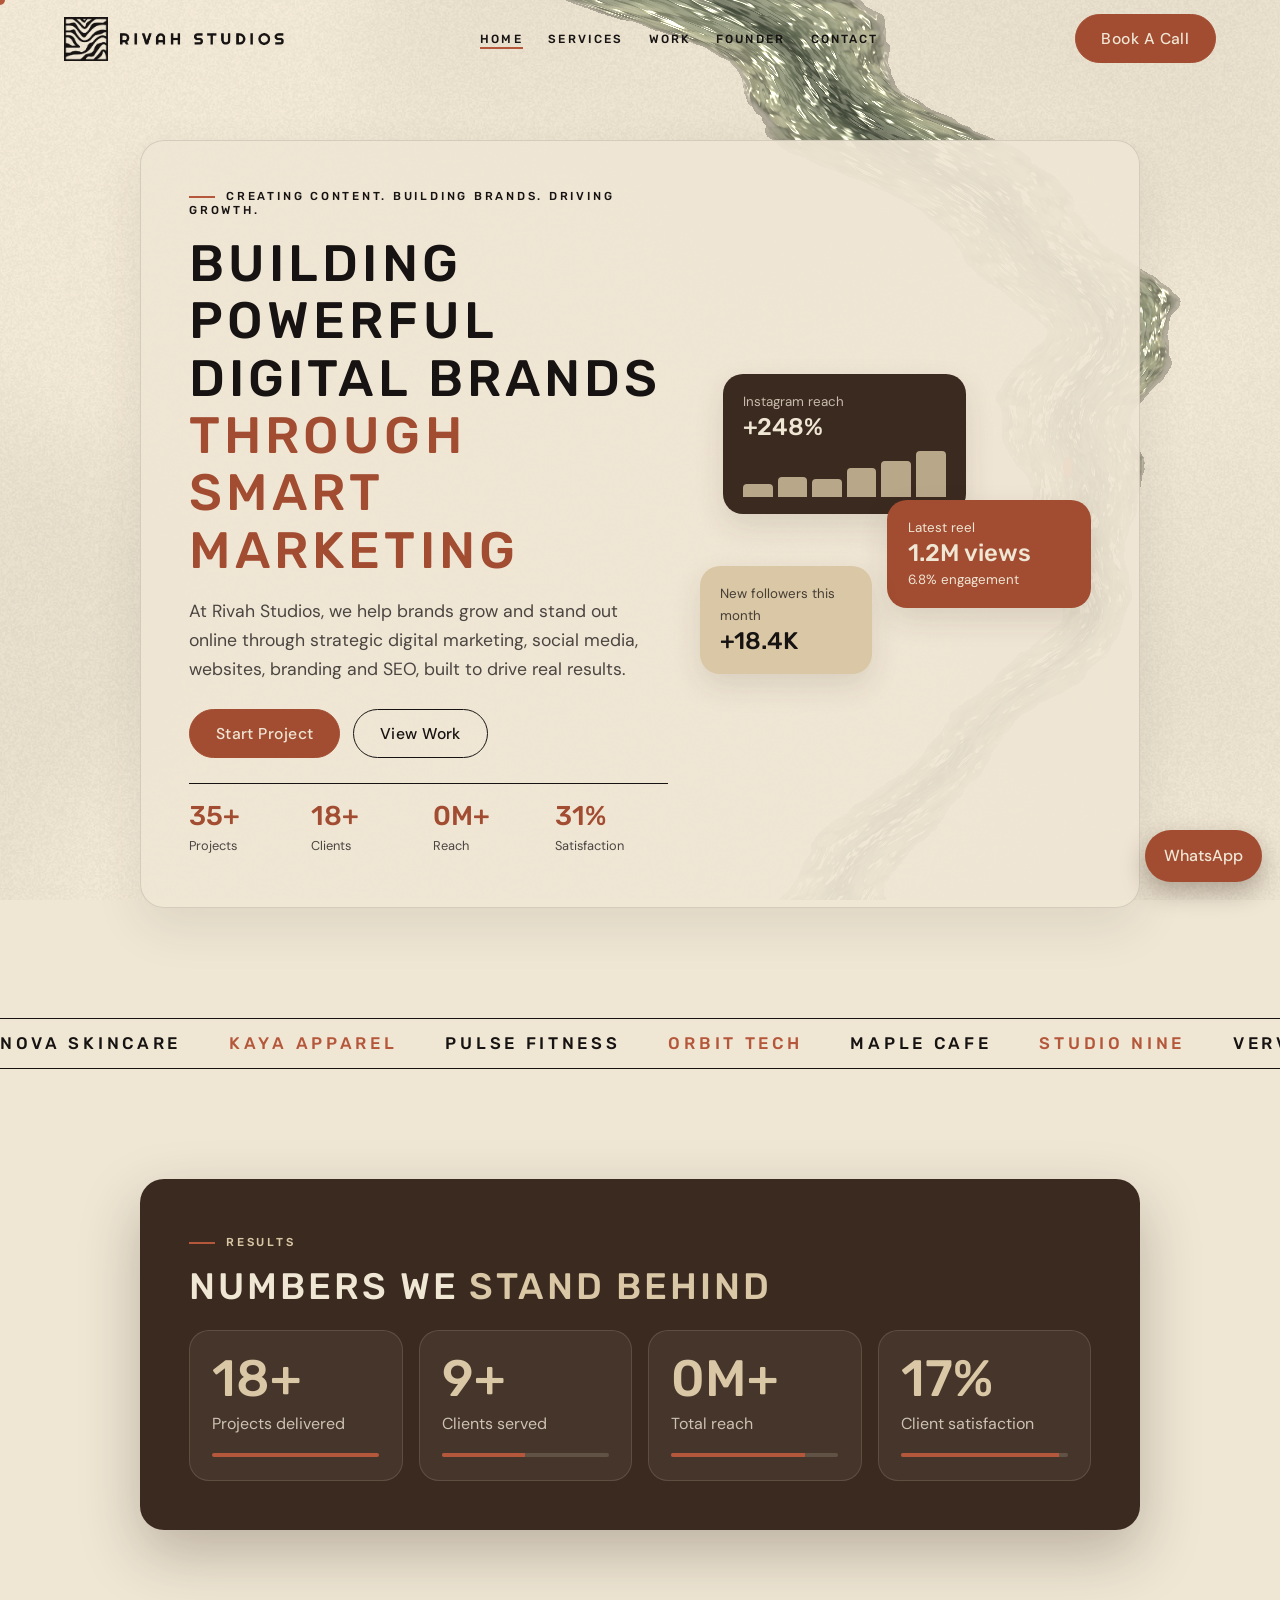
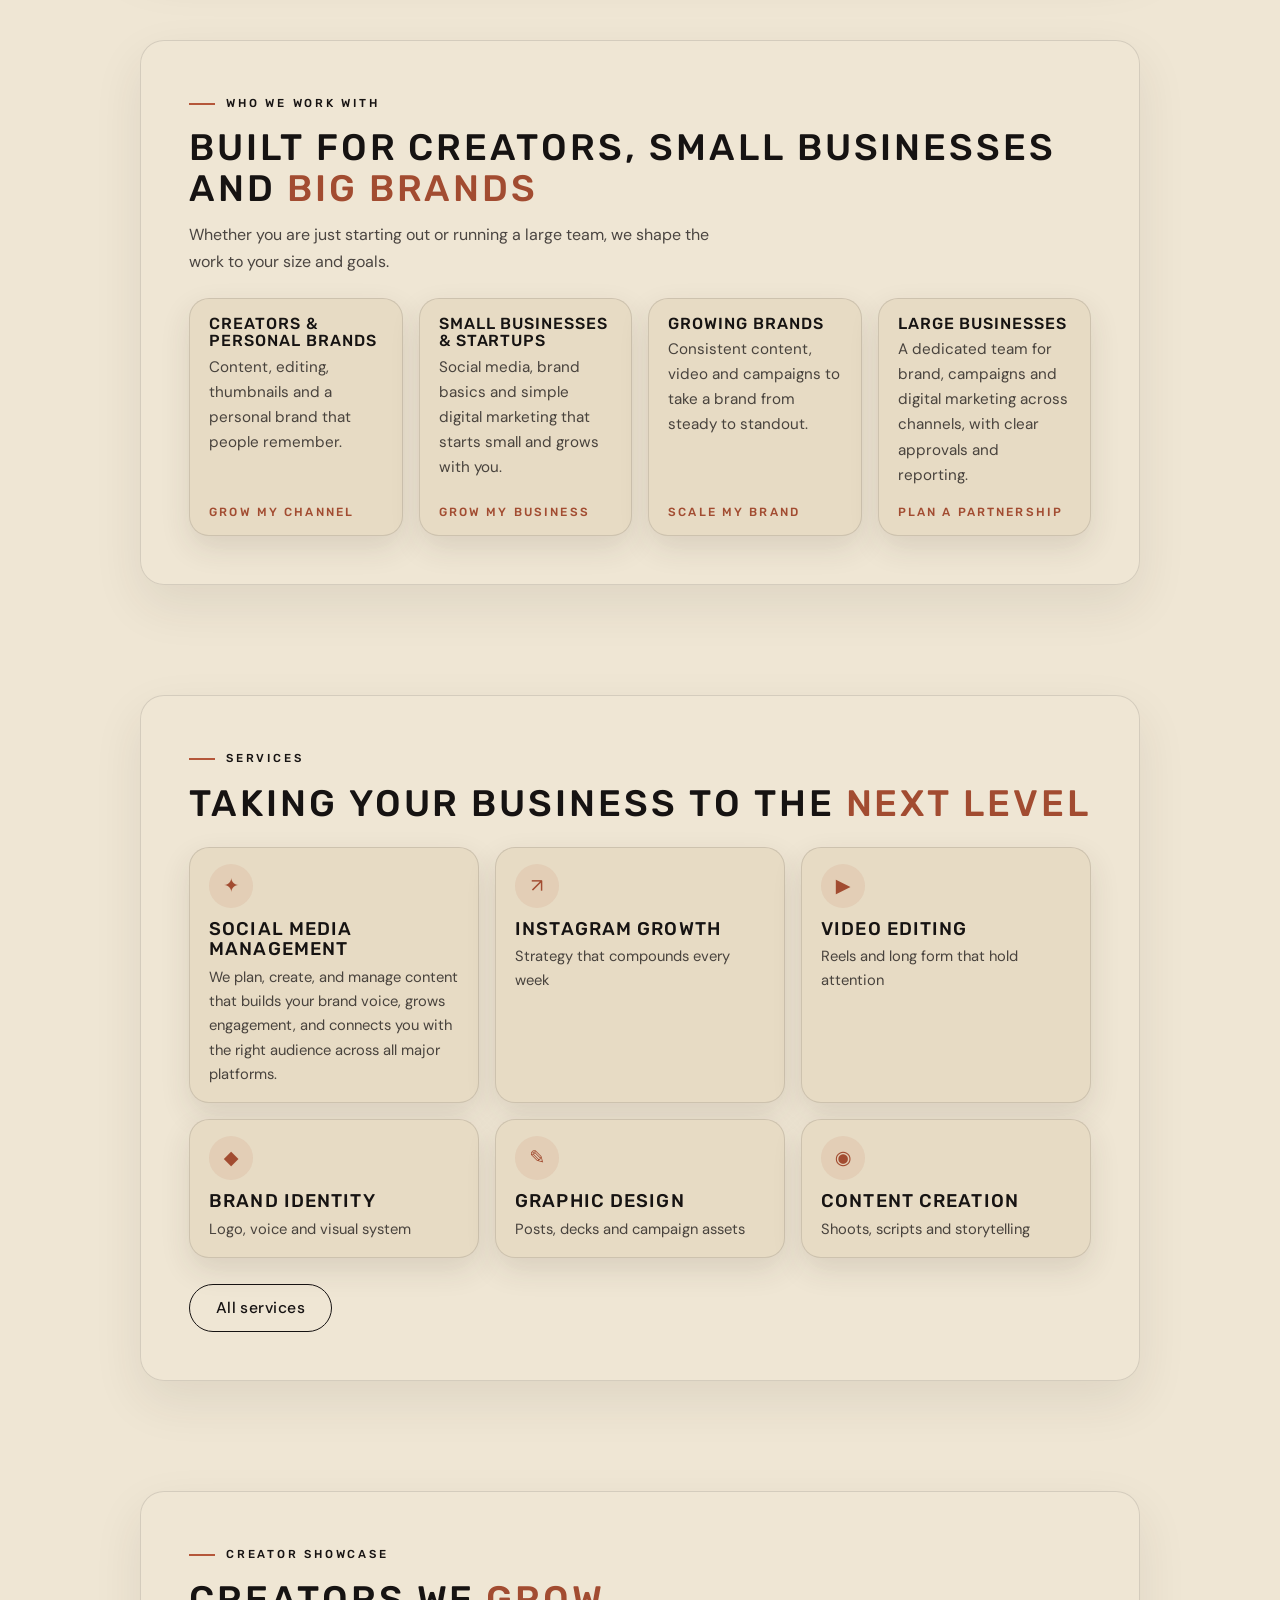
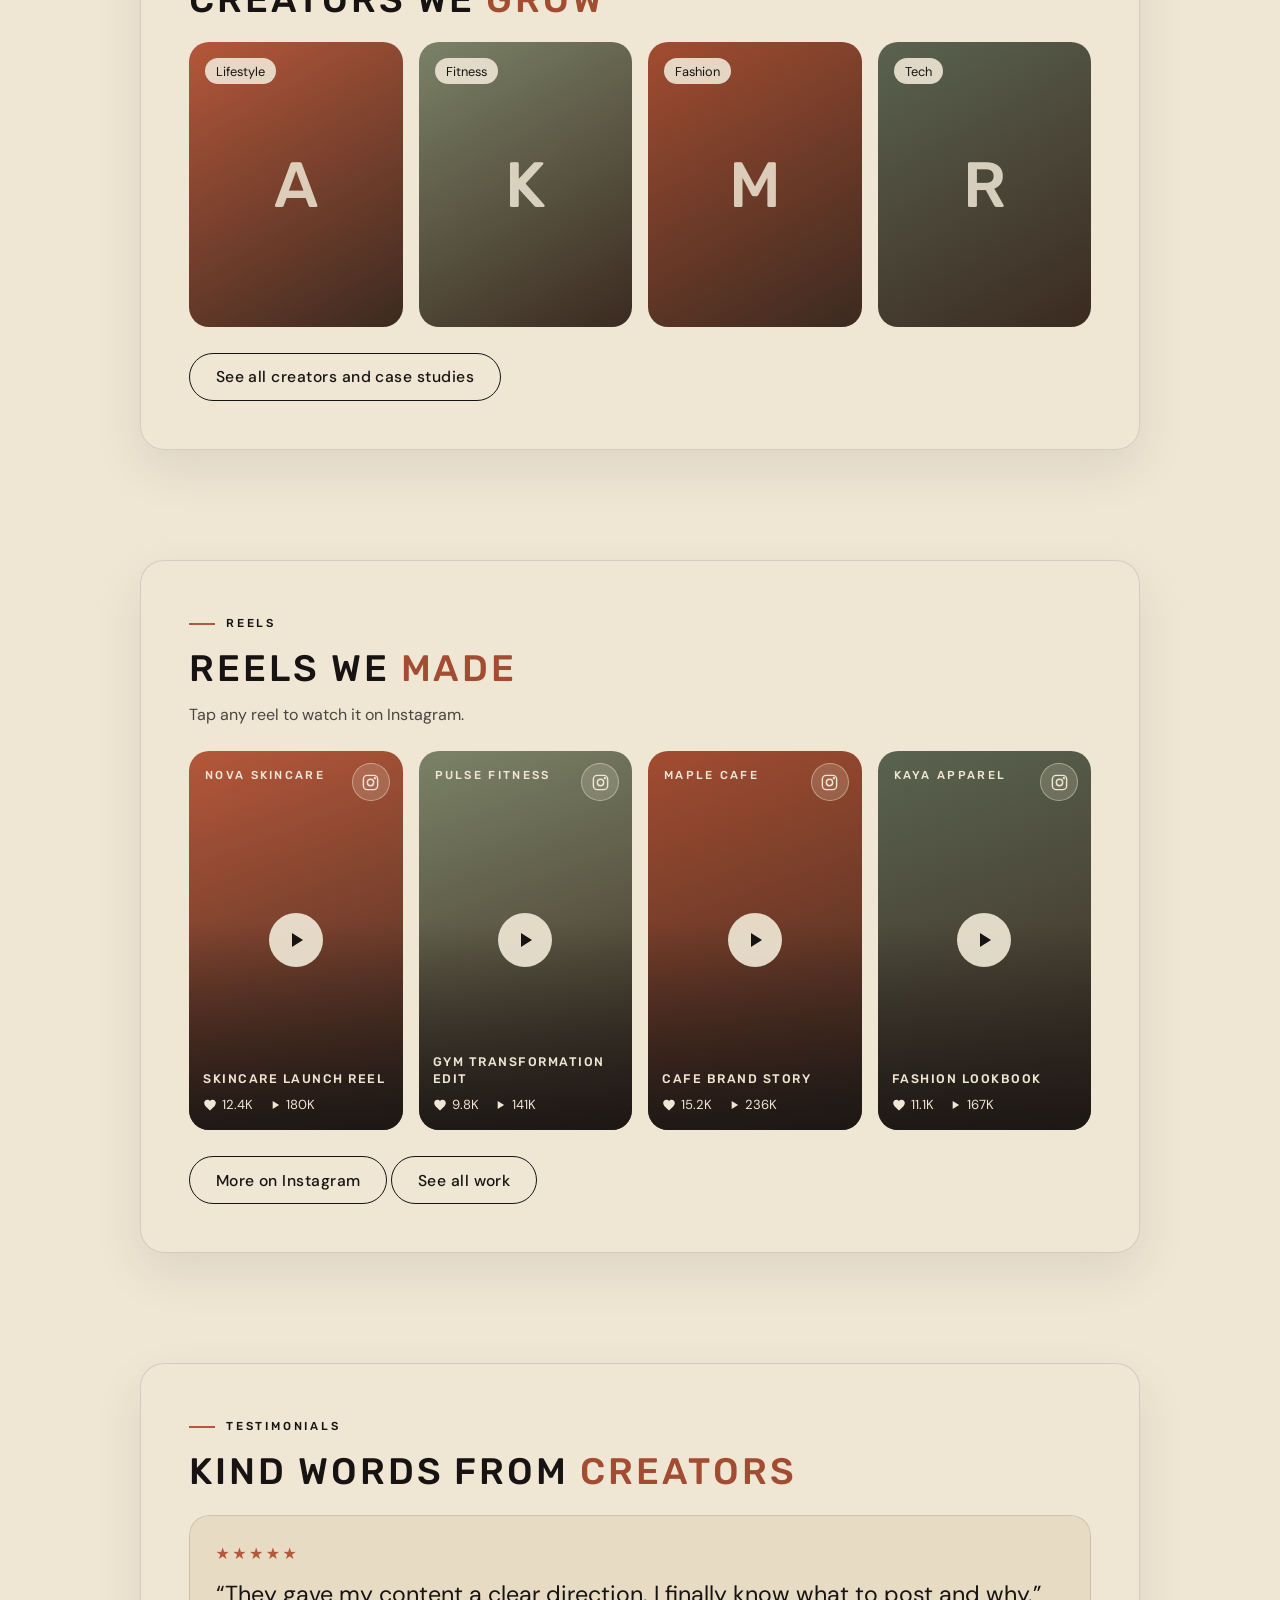
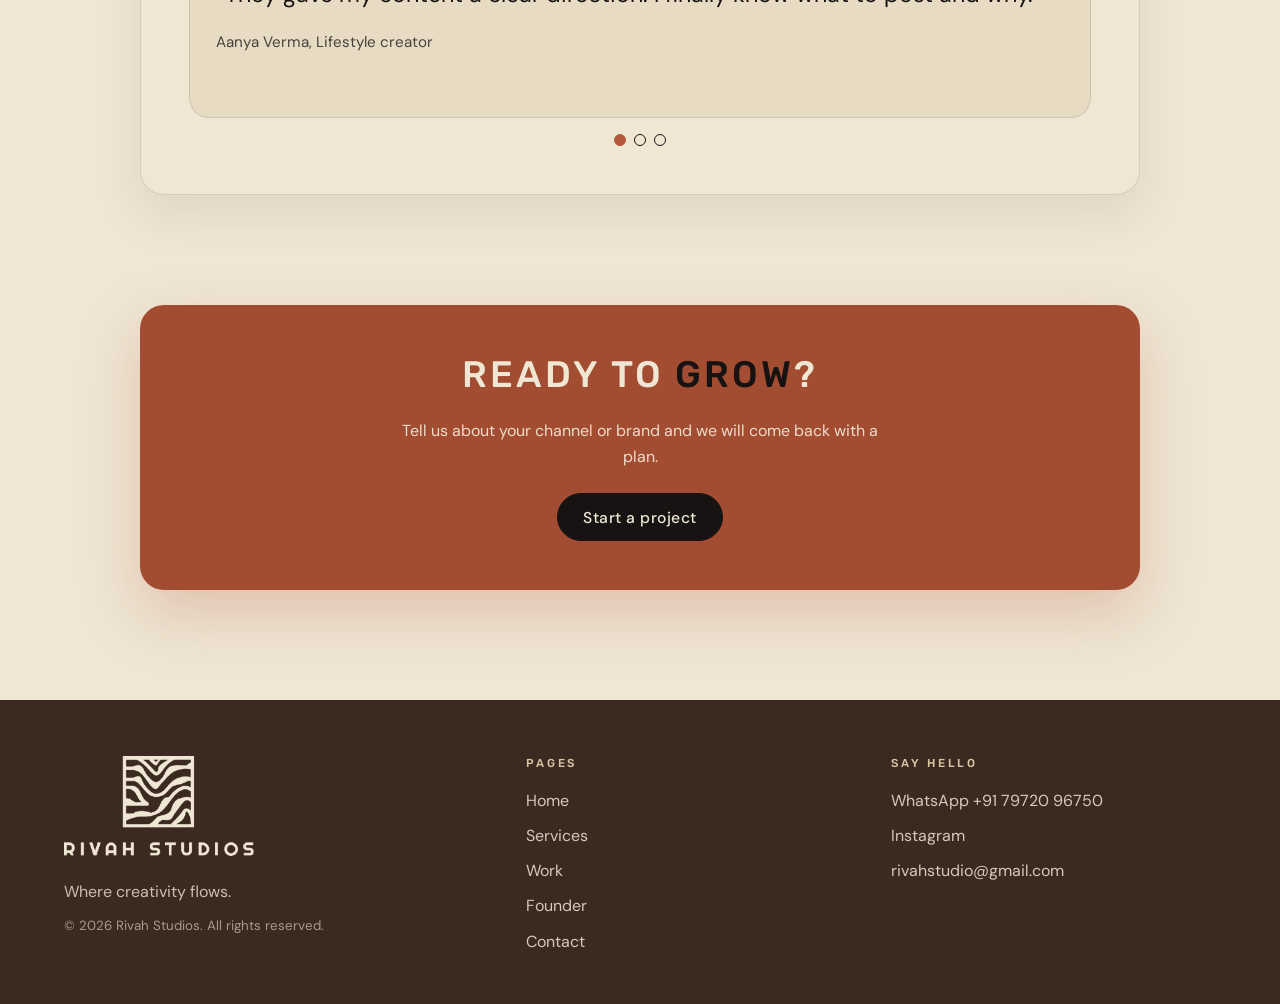
<file: index.html>
<!DOCTYPE html>
<html lang="en">
<head>
<meta charset="utf-8">
<meta name="viewport" content="width=device-width, initial-scale=1, viewport-fit=cover">
<title>Rivah Studios | Creating Content. Building Brands. Driving Growth.</title>
<meta name="description" content="Rivah Studios builds powerful digital brands through smart marketing: social media, websites, branding and SEO built to drive real results.">
<meta name="theme-color" content="#EFE6D4">
<link rel="canonical" href="https://rivahstudios.in/">
<meta property="og:type" content="website">
<meta property="og:site_name" content="Rivah Studios">
<meta property="og:title" content="Rivah Studios | Creating Content. Building Brands. Driving Growth.">
<meta property="og:description" content="Rivah Studios builds powerful digital brands through smart marketing: social media, websites, branding and SEO built to drive real results.">
<meta property="og:url" content="https://rivahstudios.in/">
<meta property="og:image" content="https://rivahstudios.in/og-image.png">
<meta property="og:image:width" content="1200">
<meta property="og:image:height" content="630">
<meta name="twitter:card" content="summary_large_image">
<link rel="icon" href="favicon.ico" sizes="48x48">
<link rel="icon" href="assets/logo/favicon-32.png" type="image/png" sizes="32x32">
<link rel="apple-touch-icon" href="assets/logo/apple-touch-icon.png">
<link rel="manifest" href="site.webmanifest">
<script type="application/ld+json">{"@context":"https://schema.org","@type":"ProfessionalService","name":"Rivah Studios","url":"https://rivahstudios.in/","email":"rivahstudio@gmail.com","telephone":"+917972096750","logo":"https://rivahstudios.in/assets/logo/logo-mark.png","description":"Creative agency for content, social media growth, video editing and branding.","sameAs":["https://www.instagram.com/rivahstudios.in"]}</script>
<link rel="preconnect" href="https://fonts.googleapis.com">
<link rel="preconnect" href="https://fonts.gstatic.com" crossorigin>
<link href="https://fonts.googleapis.com/css2?family=DM+Sans:wght@400;500;700&family=Rubik:wght@400;500&display=swap" rel="stylesheet">
<link rel="stylesheet" href="css/base.css">
<link rel="stylesheet" href="css/layout.css">
<link rel="stylesheet" href="css/components.css">
<link rel="stylesheet" href="css/effects.css">
<link rel="stylesheet" href="css/pages/home.css">
<link rel="stylesheet" href="css/responsive.css">

<noscript><style>.rv{opacity:1;transform:none;filter:none}#ld{display:none}</style></noscript>
</head>
<body>
<a class="skip" href="#main">Skip to content</a>
<canvas id="c" aria-hidden="true"></canvas><div id="cur"></div>
<div id="ld"><div id="lt"><img src="assets/logo/logo-lockup.png" alt="Rivah Studios" width="1230" height="648"></div></div>
<div id="app">
<nav id="nav"><a class="logo" href="index.html" aria-label="Rivah Studios home"><img class="lg-mark" src="assets/logo/logo-mark.png" alt="" width="462" height="462"><img class="lg-word" src="assets/logo/logo-wordmark.png" alt="Rivah Studios" width="1230" height="90"></a>
<div class="links"><a href="index.html" aria-current="page">Home</a><a href="services.html">Services</a><a href="work.html">Work</a><a href="about.html">Founder</a><a href="contact.html">Contact</a></div>
<div class="nr"><a class="btn nc" data-wa="call" href="https://wa.me/917972096750?text=Hi%20Rivah%20Studios%2C%20I%20would%20like%20to%20book%20a%20call." target="_blank" rel="noopener">Book A Call</a><button class="bg" id="bg" aria-label="Menu" aria-expanded="false">☰</button></div></nav>
<main id="main">
<section id="home" class="panel hero rv">
<div><span class="tag">Creating Content. Building Brands. Driving Growth.</span>
<h1>Building Powerful Digital Brands <em>Through Smart Marketing</em></h1>
<p>At Rivah Studios, we help brands grow and stand out online through strategic digital marketing, social media, websites, branding and SEO, built to drive real results.</p>
<div class="cta"><a class="btn" href="contact.html">Start Project</a><a class="btn o" href="work.html">View Work</a></div>
<div class="stats"><div><b data-n="100" data-s="+">0</b><span>Projects</span></div><div><b data-n="50" data-s="+">0</b><span>Clients</span></div><div><b data-n="1" data-s="M+">0</b><span>Reach</span></div><div><b data-n="95" data-s="%">0</b><span>Satisfaction</span></div></div></div>
<div class="fl"><div class="card c1"><small>Instagram reach</small><b>+248%</b><div class="bars"><i style="height:30%"></i><i style="height:45%"></i><i style="height:40%"></i><i style="height:65%"></i><i style="height:80%"></i><i style="height:100%"></i></div></div>
<div class="card c2"><small>Latest reel</small><b>1.2M views</b><small>6.8% engagement</small></div>
<div class="card c3"><small>New followers this month</small><b>+18.4K</b></div></div>
</section>

<div class="mq" id="clients"><div id="mq"></div></div>

<section id="results" class="panel dark rv"><span class="tag">Results</span><h2>Numbers we <em>stand behind</em></h2>
<div class="rg"><div class="rc"><b data-n="100" data-s="+">0</b><span>Projects delivered</span><i class="pb" style="--w:100%"></i></div><div class="rc"><b data-n="50" data-s="+">0</b><span>Clients served</span><i class="pb" style="--w:50%"></i></div><div class="rc"><b data-n="1" data-s="M+">0</b><span>Total reach</span><i class="pb" style="--w:80%"></i></div><div class="rc"><b data-n="95" data-s="%">0</b><span>Client satisfaction</span><i class="pb" style="--w:95%"></i></div></div></section>

<section id="who" class="panel rv"><span class="tag">Who we work with</span><h2>Built for creators, small businesses and <em>big brands</em></h2>
<p class="lead">Whether you are just starting out or running a large team, we shape the work to your size and goals.</p>
<div class="who">
<div class="card"><h3>Creators &amp; personal brands</h3><p>Content, editing, thumbnails and a personal brand that people remember.</p><a data-wa="creator" href="https://wa.me/917972096750?text=Hi%20Rivah%20Studios%2C%20I%20am%20a%20creator%20and%20would%20like%20to%20grow%20my%20content." target="_blank" rel="noopener">Grow my channel</a></div>
<div class="card"><h3>Small businesses &amp; startups</h3><p>Social media, brand basics and simple digital marketing that starts small and grows with you.</p><a data-wa="small" href="https://wa.me/917972096750?text=Hi%20Rivah%20Studios%2C%20I%20run%20a%20small%20business%20and%20would%20like%20to%20know%20how%20you%20can%20help." target="_blank" rel="noopener">Grow my business</a></div>
<div class="card"><h3>Growing brands</h3><p>Consistent content, video and campaigns to take a brand from steady to standout.</p><a data-wa="brand" href="https://wa.me/917972096750?text=Hi%20Rivah%20Studios%2C%20I%20have%20a%20growing%20brand%20and%20would%20like%20to%20scale%20it." target="_blank" rel="noopener">Scale my brand</a></div>
<div class="card"><h3>Large businesses</h3><p>A dedicated team for brand, campaigns and digital marketing across channels, with clear approvals and reporting.</p><a data-wa="big" href="https://wa.me/917972096750?text=Hi%20Rivah%20Studios%2C%20we%20are%20a%20larger%20business%20and%20would%20like%20to%20discuss%20digital%20marketing." target="_blank" rel="noopener">Plan a partnership</a></div>
</div></section>

<section id="services" class="panel rv"><span class="tag">Services</span><h2>Taking Your Business to the <em>Next Level</em></h2><div class="sv" id="sv" data-limit="6"></div><div class="more"><a class="btn o" href="services.html">All services</a></div></section>

<section id="work" class="panel rv"><span class="tag">Creator showcase</span><h2>Creators we <em>grow</em></h2>
<div class="grid" id="grid" data-limit="4"></div><div class="more"><a class="btn o" href="work.html">See all creators and case studies</a></div></section>

<section id="reels" class="panel rv"><span class="tag">Reels</span><h2>Reels we <em>made</em></h2><p class="lead">Tap any reel to watch it on Instagram.</p>
<div class="reels" id="reels-grid" data-limit="4"></div><div class="more"><a class="btn o" href="https://www.instagram.com/rivahstudios.in" target="_blank" rel="noopener">More on Instagram</a> <a class="btn o" href="work.html">See all work</a></div></section>

<section id="testimonials" class="panel rv"><span class="tag">Testimonials</span><h2>Kind words from <em>creators</em></h2><div class="ts" id="ts" role="region" aria-roledescription="carousel" aria-label="Client testimonials"><div class="tt" id="tt"></div></div><div class="dots" id="dots"></div></section>

<section class="panel band rv"><h2>Ready to <em>grow</em>?</h2><p>Tell us about your channel or brand and we will come back with a plan.</p><a class="btn" href="contact.html">Start a project</a></section>
</main>
<footer><div><a class="logo" href="index.html" aria-label="Rivah Studios home"><img src="assets/logo/logo-lockup-reversed.png" alt="Rivah Studios" width="1230" height="648"></a><p>Where creativity flows.</p><small>© <span id="yr">2026</span> Rivah Studios. All rights reserved.</small></div>
<div><p class="ft-t">Pages</p><a href="index.html">Home</a><a href="services.html">Services</a><a href="work.html">Work</a><a href="about.html">Founder</a><a href="contact.html">Contact</a></div>
<div><p class="ft-t">Say hello</p><a href="https://wa.me/917972096750" target="_blank" rel="noopener">WhatsApp +91 79720 96750</a><a href="https://www.instagram.com/rivahstudios.in" target="_blank" rel="noopener">Instagram</a><a href="mailto:rivahstudio@gmail.com">rivahstudio@gmail.com</a></div></footer>
<a class="wa" id="wa" data-wa="chat" href="https://wa.me/917972096750?text=Hi%20Rivah%20Studios%2C%20I%20would%20like%20to%20discuss%20a%20project." target="_blank" rel="noopener" aria-label="Chat on WhatsApp">WhatsApp</a>
</div>

<script src="js/core/config.js" defer></script>
<script src="js/core/data.js" defer></script>
<script src="js/core/utils.js" defer></script>
<script src="js/river/river-shader.js" defer></script>
<script src="js/components/loader.js" defer></script>
<script src="js/components/marquee.js" defer></script>
<script src="js/components/services.js" defer></script>
<script src="js/components/creators.js" defer></script>
<script src="js/components/testimonials.js" defer></script>
<script src="js/components/reels.js" defer></script>
<script src="js/components/nav.js" defer></script>
<script src="js/components/whatsapp.js" defer></script>
<script src="js/components/effects.js" defer></script>
<script src="js/components/reveal.js" defer></script>
<script src="js/river/river.js" defer></script>
</body>
</html>
</file>
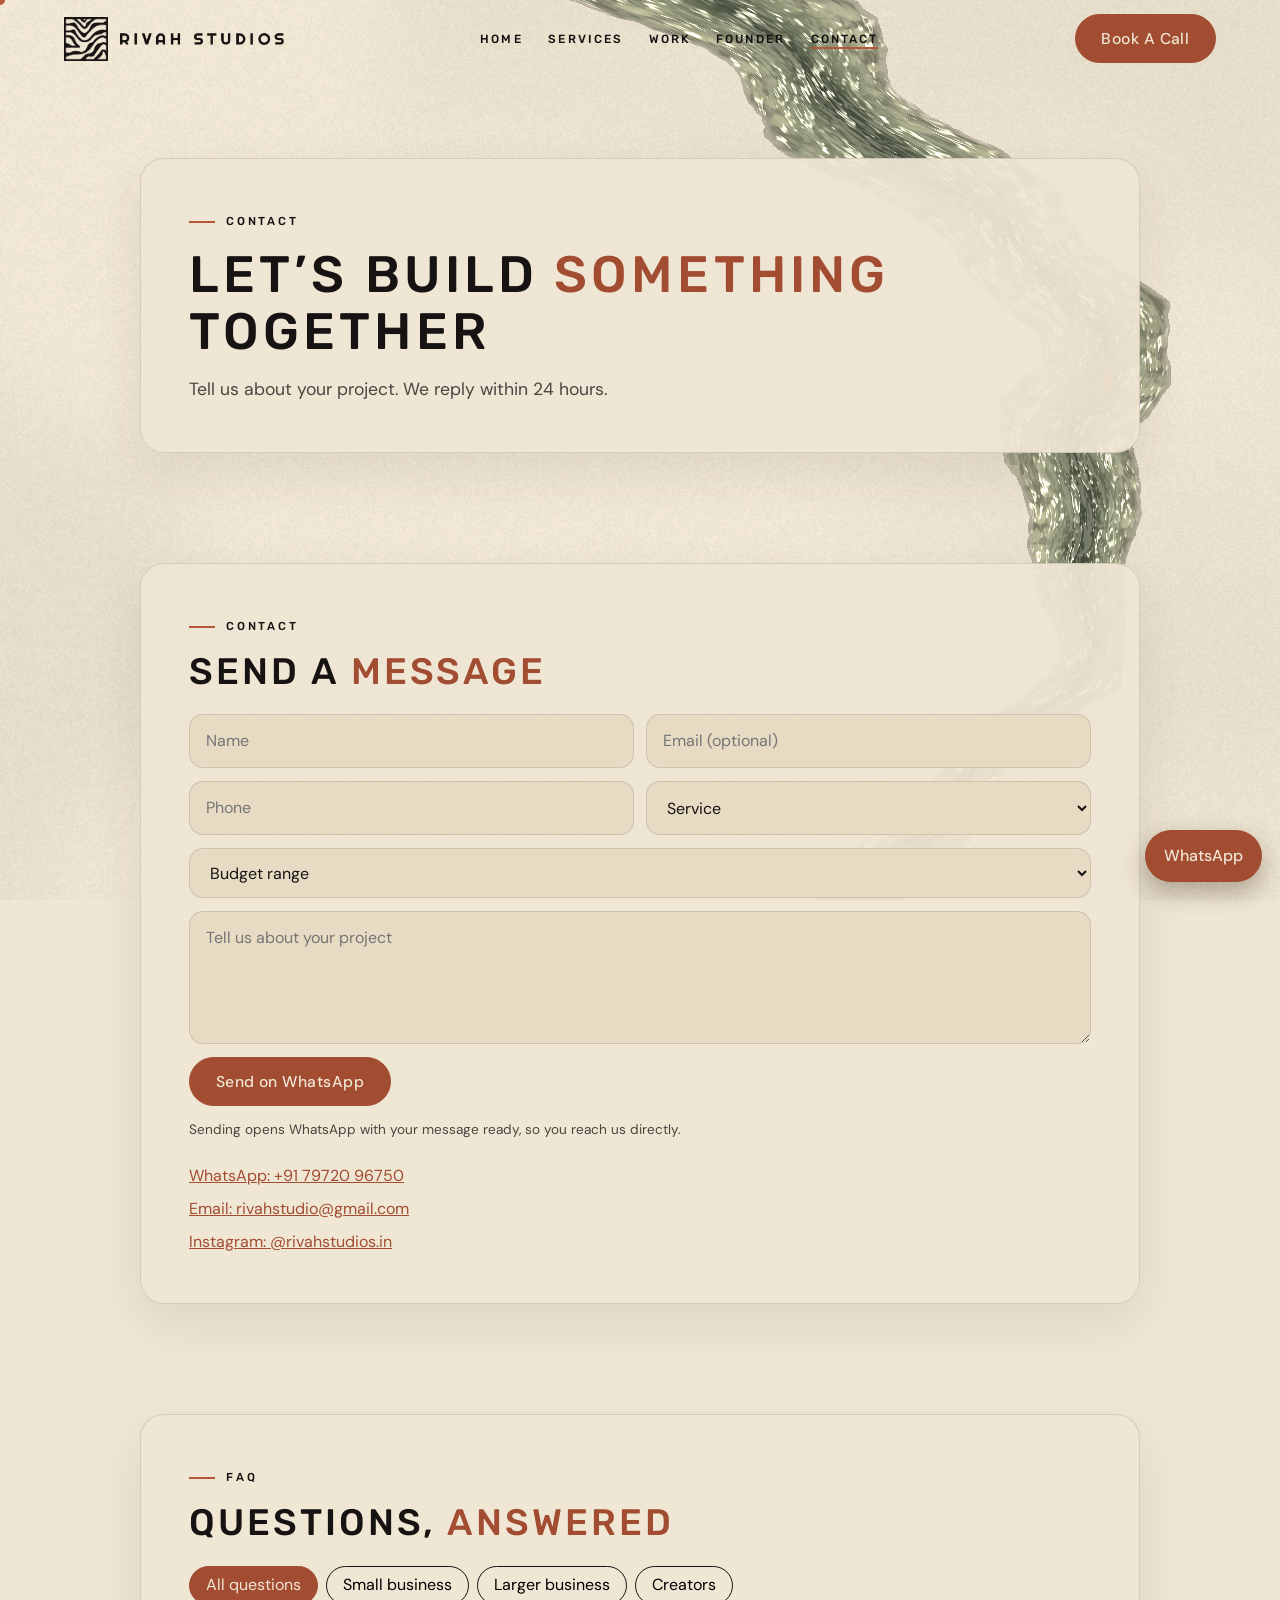
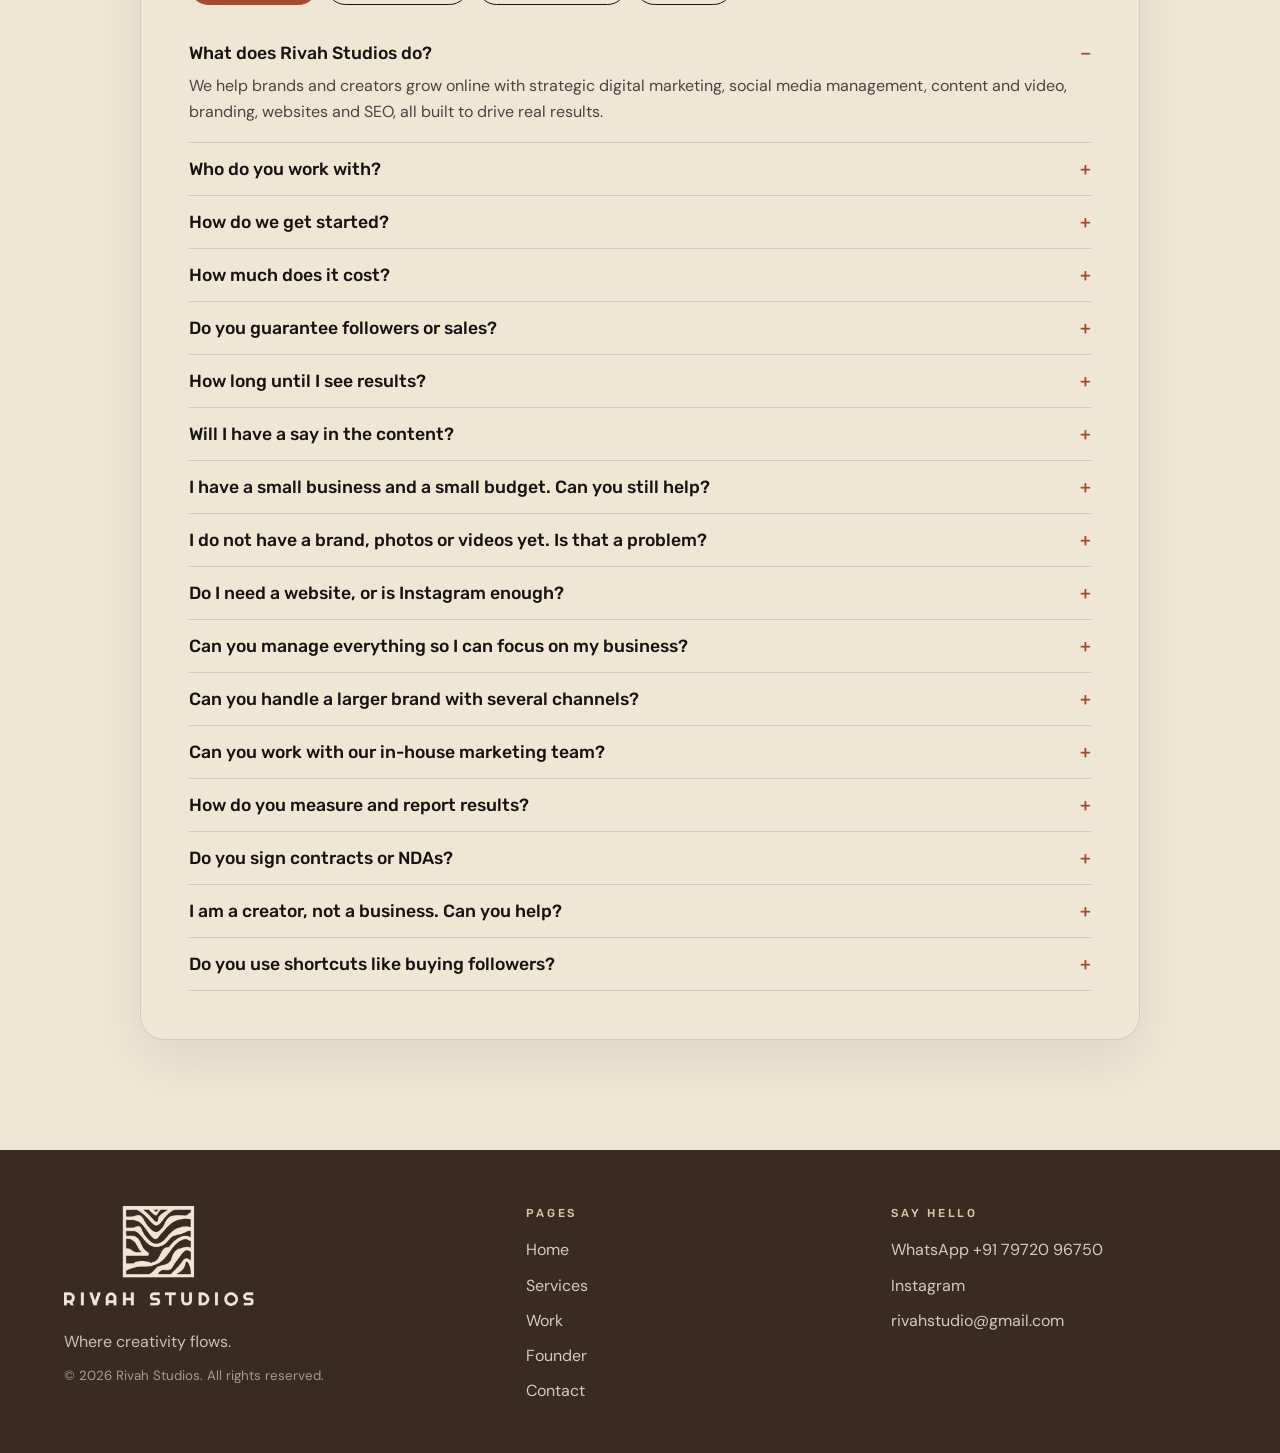
<file: contact.html>
<!DOCTYPE html>
<html lang="en">
<head>
<meta charset="utf-8">
<meta name="viewport" content="width=device-width, initial-scale=1, viewport-fit=cover">
<title>Contact | Rivah Studios</title>
<meta name="description" content="Book a call or send a message to Rivah Studios. Replies within 24 hours.">
<meta name="theme-color" content="#EFE6D4">
<link rel="canonical" href="https://rivahstudios.in/contact.html">
<meta property="og:type" content="website">
<meta property="og:site_name" content="Rivah Studios">
<meta property="og:title" content="Contact | Rivah Studios">
<meta property="og:description" content="Book a call or send a message to Rivah Studios. Replies within 24 hours.">
<meta property="og:url" content="https://rivahstudios.in/contact.html">
<meta property="og:image" content="https://rivahstudios.in/og-image.png">
<meta property="og:image:width" content="1200">
<meta property="og:image:height" content="630">
<meta name="twitter:card" content="summary_large_image">
<link rel="icon" href="favicon.ico" sizes="48x48">
<link rel="icon" href="assets/logo/favicon-32.png" type="image/png" sizes="32x32">
<link rel="apple-touch-icon" href="assets/logo/apple-touch-icon.png">
<link rel="manifest" href="site.webmanifest">
<link rel="preconnect" href="https://fonts.googleapis.com">
<link rel="preconnect" href="https://fonts.gstatic.com" crossorigin>
<link href="https://fonts.googleapis.com/css2?family=DM+Sans:wght@400;500;700&family=Rubik:wght@400;500&display=swap" rel="stylesheet">
<link rel="stylesheet" href="css/base.css">
<link rel="stylesheet" href="css/layout.css">
<link rel="stylesheet" href="css/components.css">
<link rel="stylesheet" href="css/effects.css">
<link rel="stylesheet" href="css/responsive.css">

<noscript><style>.rv{opacity:1;transform:none;filter:none}#ld{display:none}</style></noscript>
</head>
<body>
<a class="skip" href="#main">Skip to content</a>
<canvas id="c" aria-hidden="true"></canvas><div id="cur"></div>
<div id="app">
<nav id="nav"><a class="logo" href="index.html" aria-label="Rivah Studios home"><img class="lg-mark" src="assets/logo/logo-mark.png" alt="" width="462" height="462"><img class="lg-word" src="assets/logo/logo-wordmark.png" alt="Rivah Studios" width="1230" height="90"></a>
<div class="links"><a href="index.html">Home</a><a href="services.html">Services</a><a href="work.html">Work</a><a href="about.html">Founder</a><a href="contact.html" aria-current="page">Contact</a></div>
<div class="nr"><a class="btn nc" data-wa="call" href="https://wa.me/917972096750?text=Hi%20Rivah%20Studios%2C%20I%20would%20like%20to%20book%20a%20call." target="_blank" rel="noopener">Book A Call</a><button class="bg" id="bg" aria-label="Menu" aria-expanded="false">☰</button></div></nav>
<main id="main">
<section class="panel page-head rv"><span class="tag">Contact</span><h1>Let’s build <em>something</em> together</h1><p>Tell us about your project. We reply within 24 hours.</p></section>

<section id="contact" class="panel rv"><span class="tag">Contact</span><h2>Send a <em>message</em></h2>
<form id="f" novalidate>
<label class="hp" aria-hidden="true">Company<input name="company" tabindex="-1" autocomplete="off"></label>
<input name="name" placeholder="Name" aria-label="Name" autocomplete="name" required>
<input name="email" type="email" placeholder="Email (optional)" aria-label="Email (optional)" autocomplete="email">
<input name="phone" type="tel" placeholder="Phone" aria-label="Phone" autocomplete="tel">
<select name="service" aria-label="Service" id="sel"></select>
<select name="budget" class="full" aria-label="Budget"><option value="">Budget range</option><option>Under ₹25K</option><option>₹25K to ₹1L</option><option>₹1L and above</option></select>
<textarea name="message" class="full" rows="4" placeholder="Tell us about your project" aria-label="Message"></textarea>
<div class="full"><button class="btn" type="submit">Send on WhatsApp</button><span id="ok" role="status" aria-live="polite"></span></div>
<p class="full note">Sending opens WhatsApp with your message ready, so you reach us directly.</p></form>
<div class="info"><a href="https://wa.me/917972096750" target="_blank" rel="noopener">WhatsApp: +91 79720 96750</a><a href="mailto:rivahstudio@gmail.com">Email: rivahstudio@gmail.com</a><a href="https://www.instagram.com/rivahstudios.in" target="_blank" rel="noopener">Instagram: @rivahstudios.in</a></div></section>

<section id="faq" class="panel rv"><span class="tag">FAQ</span><h2>Questions, <em>answered</em></h2><div class="pills" id="faq-pills"></div><div id="faq-list"></div></section>
</main>
<footer><div><a class="logo" href="index.html" aria-label="Rivah Studios home"><img src="assets/logo/logo-lockup-reversed.png" alt="Rivah Studios" width="1230" height="648"></a><p>Where creativity flows.</p><small>© <span id="yr">2026</span> Rivah Studios. All rights reserved.</small></div>
<div><p class="ft-t">Pages</p><a href="index.html">Home</a><a href="services.html">Services</a><a href="work.html">Work</a><a href="about.html">Founder</a><a href="contact.html">Contact</a></div>
<div><p class="ft-t">Say hello</p><a href="https://wa.me/917972096750" target="_blank" rel="noopener">WhatsApp +91 79720 96750</a><a href="https://www.instagram.com/rivahstudios.in" target="_blank" rel="noopener">Instagram</a><a href="mailto:rivahstudio@gmail.com">rivahstudio@gmail.com</a></div></footer>
<a class="wa" id="wa" data-wa="chat" href="https://wa.me/917972096750?text=Hi%20Rivah%20Studios%2C%20I%20would%20like%20to%20discuss%20a%20project." target="_blank" rel="noopener" aria-label="Chat on WhatsApp">WhatsApp</a>
</div>

<script src="js/core/config.js" defer></script>
<script src="js/core/data.js" defer></script>
<script src="js/core/utils.js" defer></script>
<script src="js/river/river-shader.js" defer></script>
<script src="js/components/contact-form.js" defer></script>
<script src="js/components/faq.js" defer></script>
<script src="js/components/nav.js" defer></script>
<script src="js/components/whatsapp.js" defer></script>
<script src="js/components/effects.js" defer></script>
<script src="js/components/reveal.js" defer></script>
<script src="js/river/river.js" defer></script>
</body>
</html>
</file>
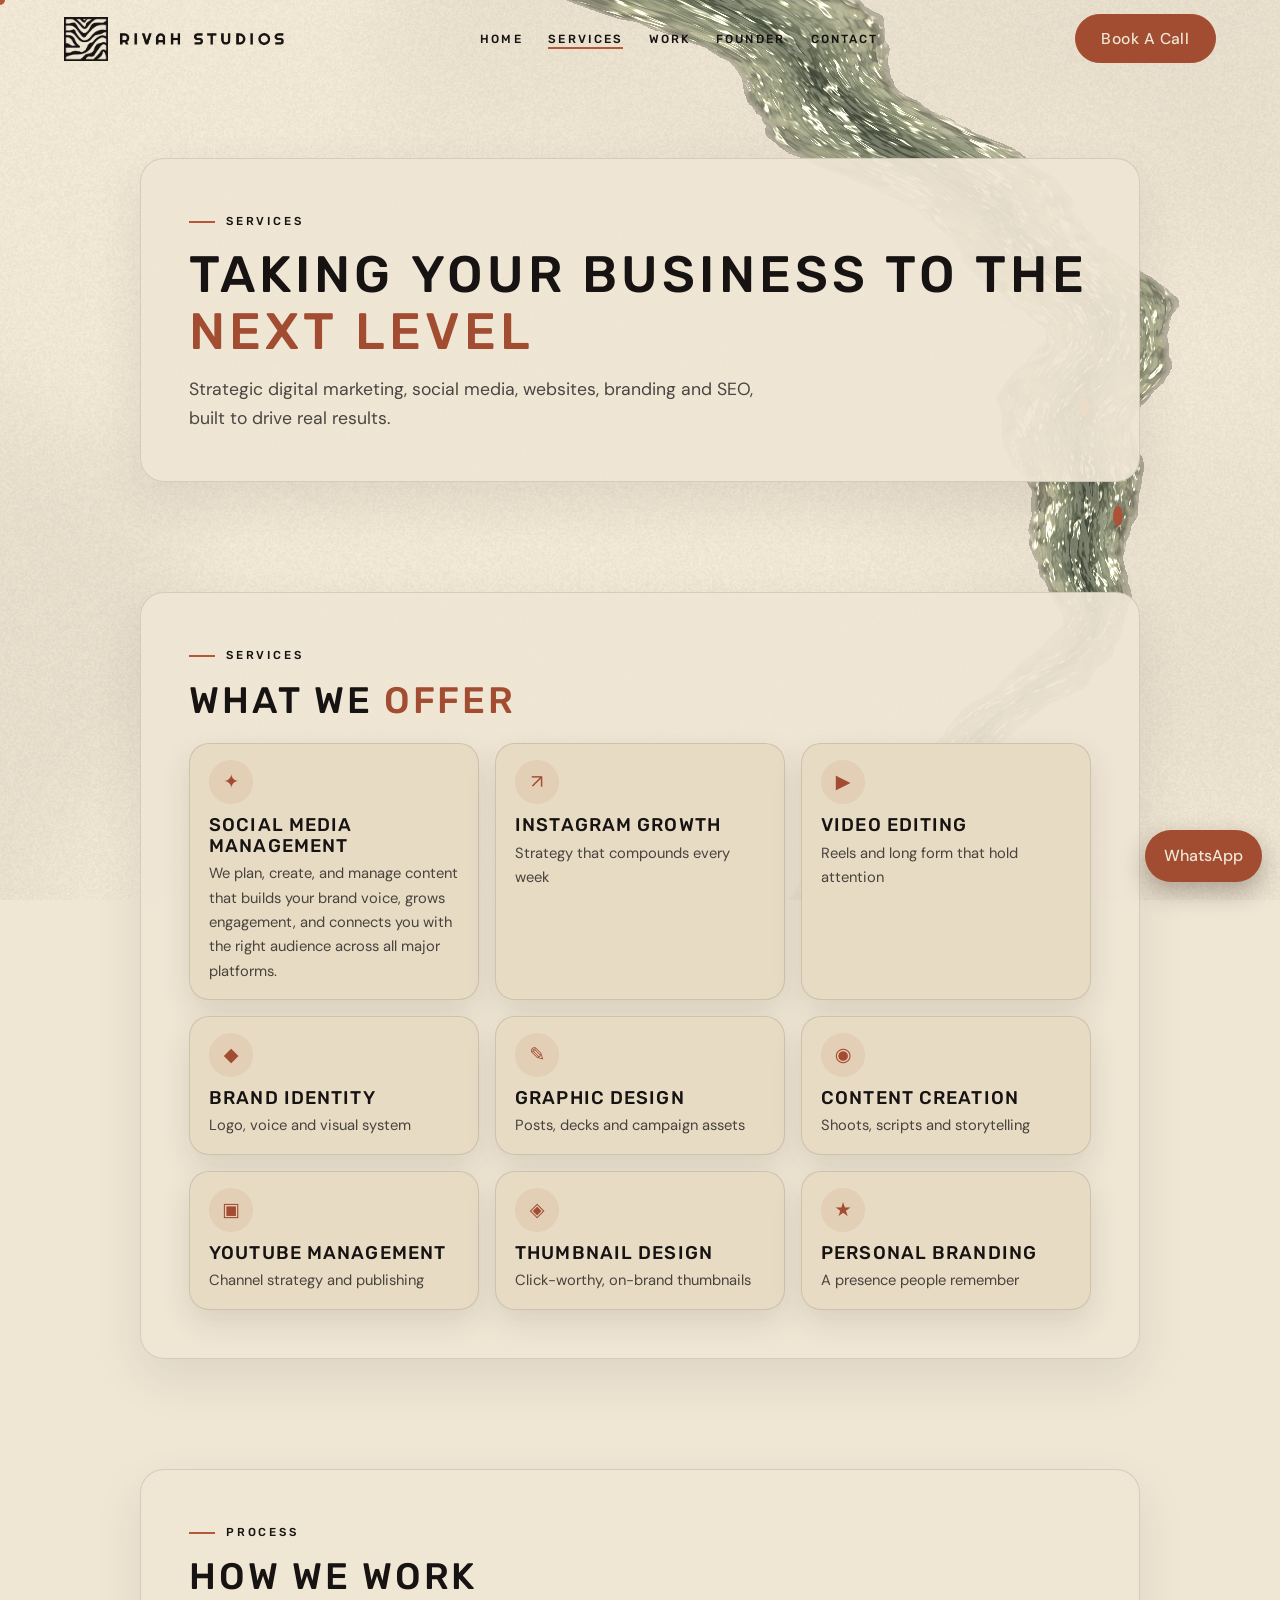
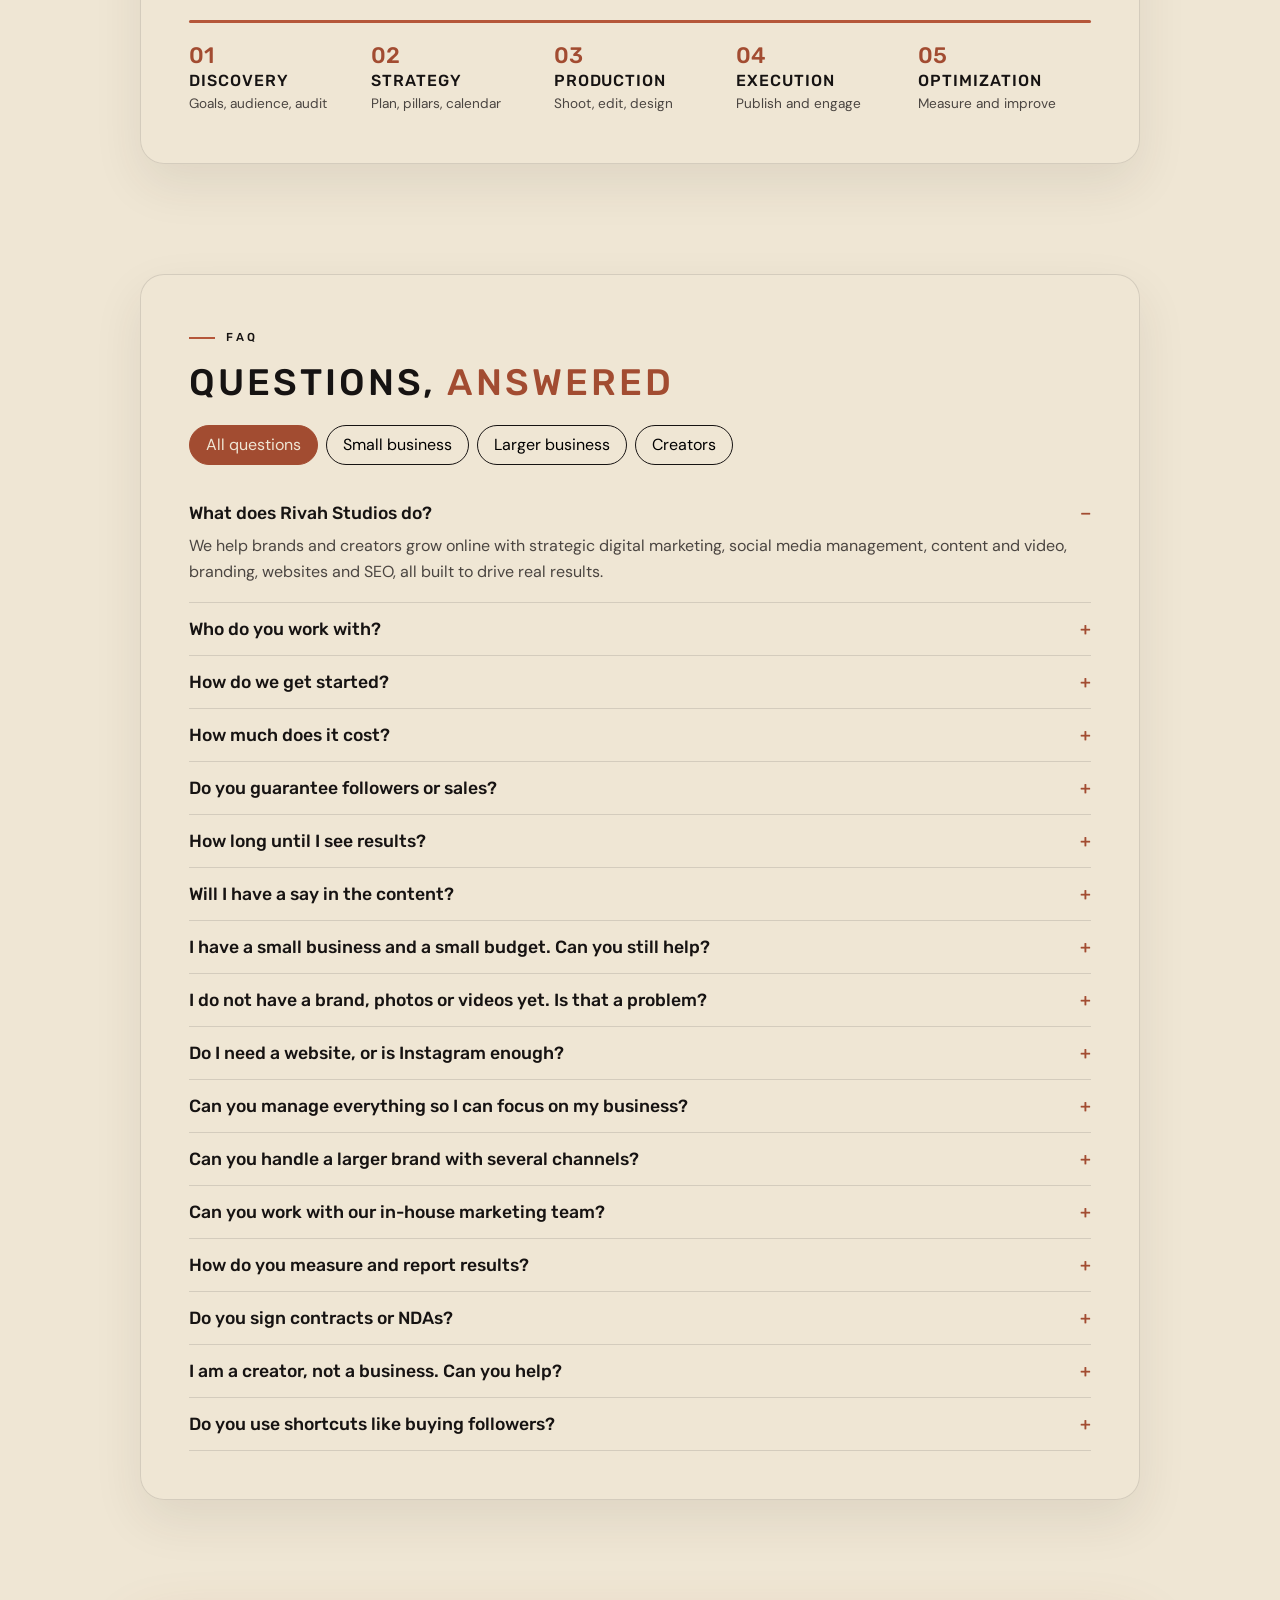
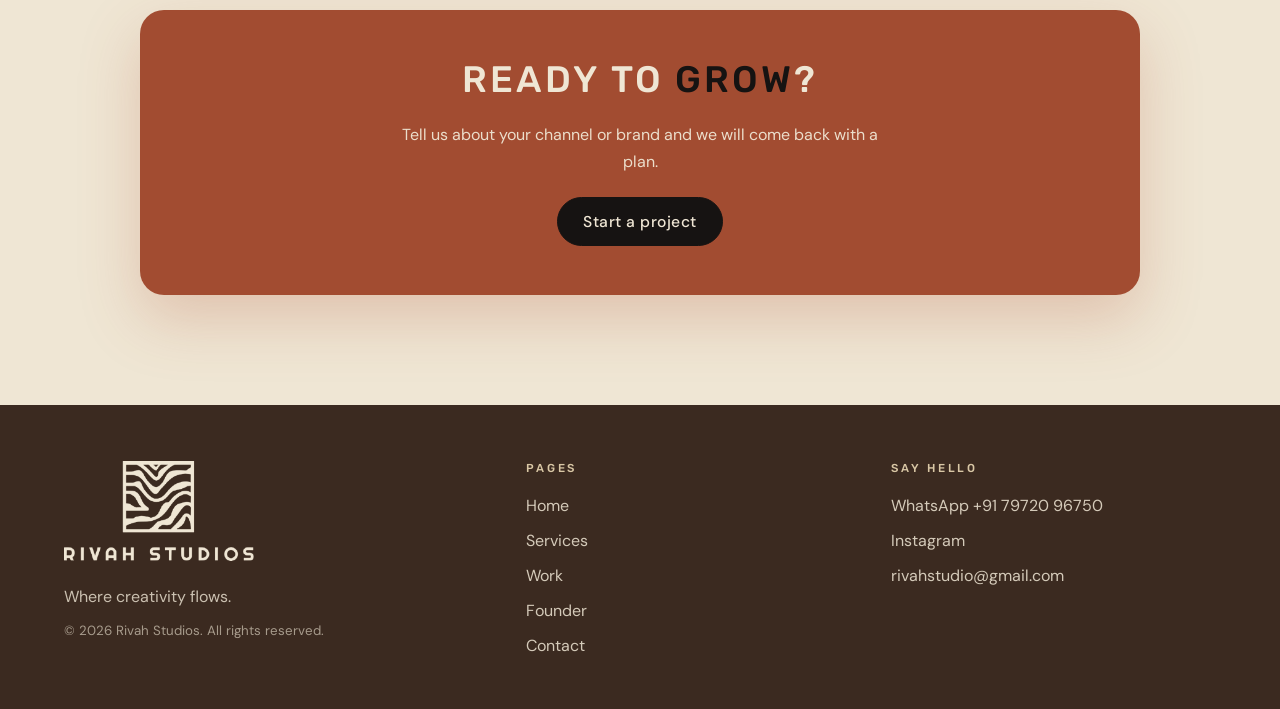
<file: services.html>
<!DOCTYPE html>
<html lang="en">
<head>
<meta charset="utf-8">
<meta name="viewport" content="width=device-width, initial-scale=1, viewport-fit=cover">
<title>Services | Rivah Studios</title>
<meta name="description" content="Social media management, Instagram growth, video editing, brand identity, design and more.">
<meta name="theme-color" content="#EFE6D4">
<link rel="canonical" href="https://rivahstudios.in/services.html">
<meta property="og:type" content="website">
<meta property="og:site_name" content="Rivah Studios">
<meta property="og:title" content="Services | Rivah Studios">
<meta property="og:description" content="Social media management, Instagram growth, video editing, brand identity, design and more.">
<meta property="og:url" content="https://rivahstudios.in/services.html">
<meta property="og:image" content="https://rivahstudios.in/og-image.png">
<meta property="og:image:width" content="1200">
<meta property="og:image:height" content="630">
<meta name="twitter:card" content="summary_large_image">
<link rel="icon" href="favicon.ico" sizes="48x48">
<link rel="icon" href="assets/logo/favicon-32.png" type="image/png" sizes="32x32">
<link rel="apple-touch-icon" href="assets/logo/apple-touch-icon.png">
<link rel="manifest" href="site.webmanifest">
<link rel="preconnect" href="https://fonts.googleapis.com">
<link rel="preconnect" href="https://fonts.gstatic.com" crossorigin>
<link href="https://fonts.googleapis.com/css2?family=DM+Sans:wght@400;500;700&family=Rubik:wght@400;500&display=swap" rel="stylesheet">
<link rel="stylesheet" href="css/base.css">
<link rel="stylesheet" href="css/layout.css">
<link rel="stylesheet" href="css/components.css">
<link rel="stylesheet" href="css/effects.css">
<link rel="stylesheet" href="css/pages/services.css">
<link rel="stylesheet" href="css/responsive.css">

<noscript><style>.rv{opacity:1;transform:none;filter:none}#ld{display:none}</style></noscript>
</head>
<body>
<a class="skip" href="#main">Skip to content</a>
<canvas id="c" aria-hidden="true"></canvas><div id="cur"></div>
<div id="app">
<nav id="nav"><a class="logo" href="index.html" aria-label="Rivah Studios home"><img class="lg-mark" src="assets/logo/logo-mark.png" alt="" width="462" height="462"><img class="lg-word" src="assets/logo/logo-wordmark.png" alt="Rivah Studios" width="1230" height="90"></a>
<div class="links"><a href="index.html">Home</a><a href="services.html" aria-current="page">Services</a><a href="work.html">Work</a><a href="about.html">Founder</a><a href="contact.html">Contact</a></div>
<div class="nr"><a class="btn nc" data-wa="call" href="https://wa.me/917972096750?text=Hi%20Rivah%20Studios%2C%20I%20would%20like%20to%20book%20a%20call." target="_blank" rel="noopener">Book A Call</a><button class="bg" id="bg" aria-label="Menu" aria-expanded="false">☰</button></div></nav>
<main id="main">
<section class="panel page-head rv"><span class="tag">Services</span><h1>Taking Your Business to the <em>Next Level</em></h1><p>Strategic digital marketing, social media, websites, branding and SEO, built to drive real results.</p></section>

<section id="services" class="panel rv"><span class="tag">Services</span><h2>What we <em>offer</em></h2><div class="sv" id="sv"></div></section>

<section id="process" class="panel rv"><span class="tag">Process</span><h2>How we work</h2><div class="pr" id="pr"></div></section>

<section id="faq" class="panel rv"><span class="tag">FAQ</span><h2>Questions, <em>answered</em></h2><div class="pills" id="faq-pills"></div><div id="faq-list"></div></section>

<section class="panel band rv"><h2>Ready to <em>grow</em>?</h2><p>Tell us about your channel or brand and we will come back with a plan.</p><a class="btn" href="contact.html">Start a project</a></section>
</main>
<footer><div><a class="logo" href="index.html" aria-label="Rivah Studios home"><img src="assets/logo/logo-lockup-reversed.png" alt="Rivah Studios" width="1230" height="648"></a><p>Where creativity flows.</p><small>© <span id="yr">2026</span> Rivah Studios. All rights reserved.</small></div>
<div><p class="ft-t">Pages</p><a href="index.html">Home</a><a href="services.html">Services</a><a href="work.html">Work</a><a href="about.html">Founder</a><a href="contact.html">Contact</a></div>
<div><p class="ft-t">Say hello</p><a href="https://wa.me/917972096750" target="_blank" rel="noopener">WhatsApp +91 79720 96750</a><a href="https://www.instagram.com/rivahstudios.in" target="_blank" rel="noopener">Instagram</a><a href="mailto:rivahstudio@gmail.com">rivahstudio@gmail.com</a></div></footer>
<a class="wa" id="wa" data-wa="chat" href="https://wa.me/917972096750?text=Hi%20Rivah%20Studios%2C%20I%20would%20like%20to%20discuss%20a%20project." target="_blank" rel="noopener" aria-label="Chat on WhatsApp">WhatsApp</a>
</div>

<script src="js/core/config.js" defer></script>
<script src="js/core/data.js" defer></script>
<script src="js/core/utils.js" defer></script>
<script src="js/river/river-shader.js" defer></script>
<script src="js/components/services.js" defer></script>
<script src="js/components/process.js" defer></script>
<script src="js/components/faq.js" defer></script>
<script src="js/components/nav.js" defer></script>
<script src="js/components/whatsapp.js" defer></script>
<script src="js/components/effects.js" defer></script>
<script src="js/components/reveal.js" defer></script>
<script src="js/river/river.js" defer></script>
</body>
</html>
</file>
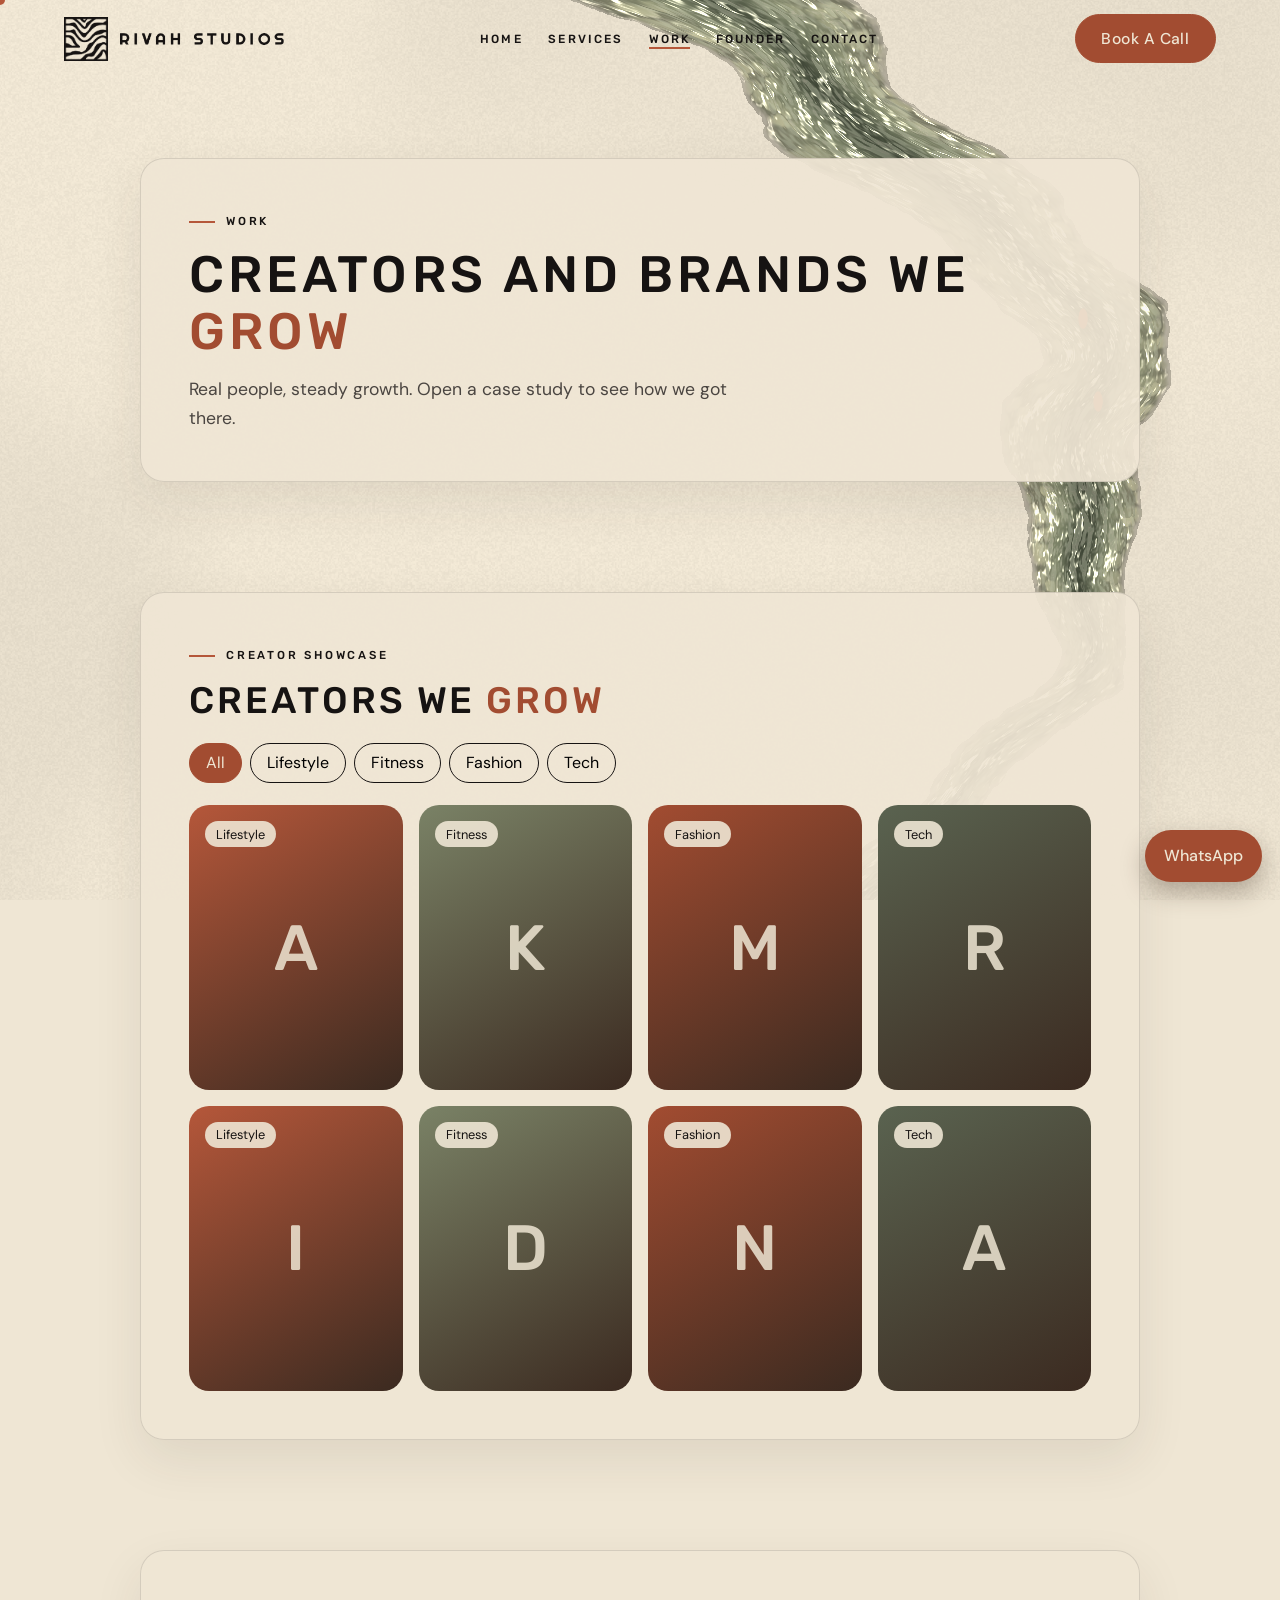
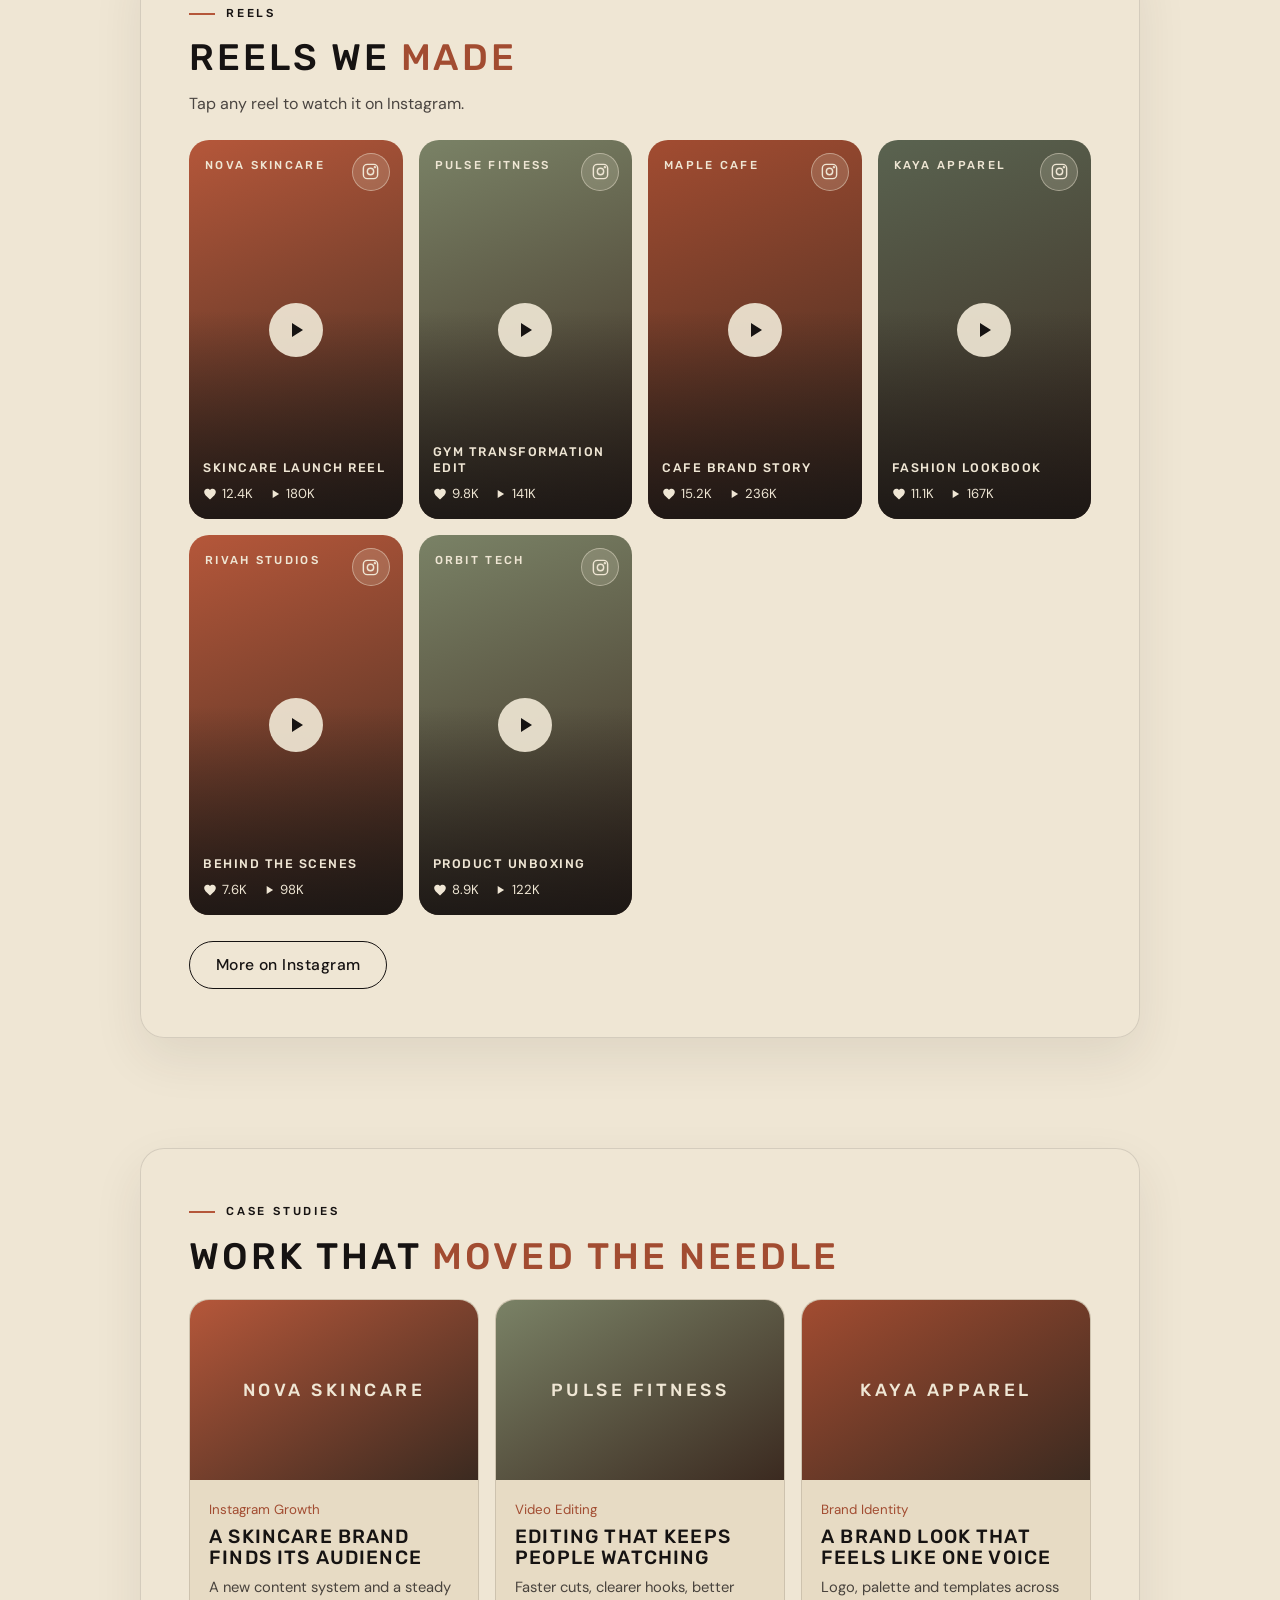
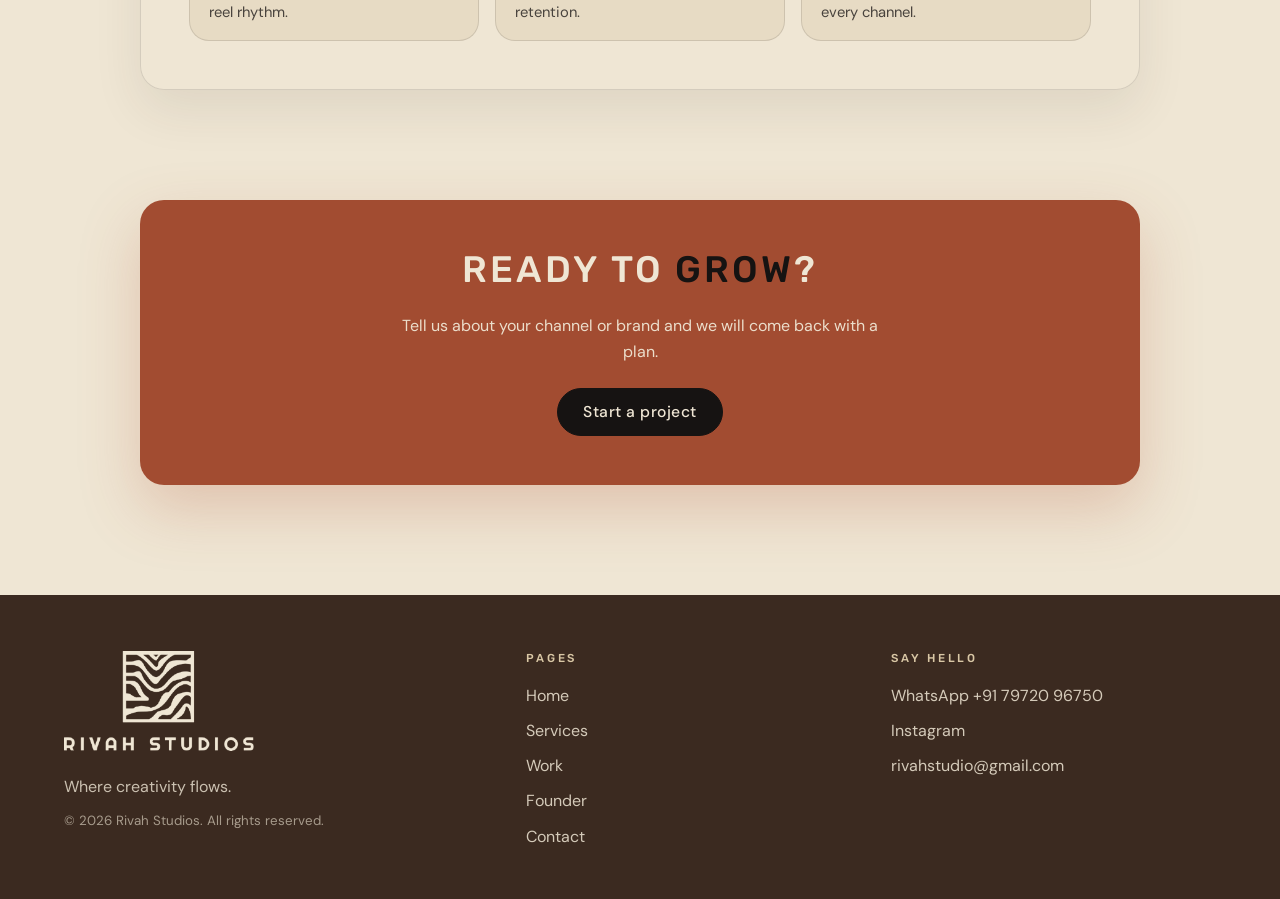
<file: work.html>
<!DOCTYPE html>
<html lang="en">
<head>
<meta charset="utf-8">
<meta name="viewport" content="width=device-width, initial-scale=1, viewport-fit=cover">
<title>Work | Rivah Studios</title>
<meta name="description" content="Creators we grow and case studies from Rivah Studios.">
<meta name="theme-color" content="#EFE6D4">
<link rel="canonical" href="https://rivahstudios.in/work.html">
<meta property="og:type" content="website">
<meta property="og:site_name" content="Rivah Studios">
<meta property="og:title" content="Work | Rivah Studios">
<meta property="og:description" content="Creators we grow and case studies from Rivah Studios.">
<meta property="og:url" content="https://rivahstudios.in/work.html">
<meta property="og:image" content="https://rivahstudios.in/og-image.png">
<meta property="og:image:width" content="1200">
<meta property="og:image:height" content="630">
<meta name="twitter:card" content="summary_large_image">
<link rel="icon" href="favicon.ico" sizes="48x48">
<link rel="icon" href="assets/logo/favicon-32.png" type="image/png" sizes="32x32">
<link rel="apple-touch-icon" href="assets/logo/apple-touch-icon.png">
<link rel="manifest" href="site.webmanifest">
<link rel="preconnect" href="https://fonts.googleapis.com">
<link rel="preconnect" href="https://fonts.gstatic.com" crossorigin>
<link href="https://fonts.googleapis.com/css2?family=DM+Sans:wght@400;500;700&family=Rubik:wght@400;500&display=swap" rel="stylesheet">
<link rel="stylesheet" href="css/base.css">
<link rel="stylesheet" href="css/layout.css">
<link rel="stylesheet" href="css/components.css">
<link rel="stylesheet" href="css/effects.css">
<link rel="stylesheet" href="css/responsive.css">

<noscript><style>.rv{opacity:1;transform:none;filter:none}#ld{display:none}</style></noscript>
</head>
<body>
<a class="skip" href="#main">Skip to content</a>
<canvas id="c" aria-hidden="true"></canvas><div id="cur"></div>
<div id="app">
<nav id="nav"><a class="logo" href="index.html" aria-label="Rivah Studios home"><img class="lg-mark" src="assets/logo/logo-mark.png" alt="" width="462" height="462"><img class="lg-word" src="assets/logo/logo-wordmark.png" alt="Rivah Studios" width="1230" height="90"></a>
<div class="links"><a href="index.html">Home</a><a href="services.html">Services</a><a href="work.html" aria-current="page">Work</a><a href="about.html">Founder</a><a href="contact.html">Contact</a></div>
<div class="nr"><a class="btn nc" data-wa="call" href="https://wa.me/917972096750?text=Hi%20Rivah%20Studios%2C%20I%20would%20like%20to%20book%20a%20call." target="_blank" rel="noopener">Book A Call</a><button class="bg" id="bg" aria-label="Menu" aria-expanded="false">☰</button></div></nav>
<main id="main">
<section class="panel page-head rv"><span class="tag">Work</span><h1>Creators and brands we <em>grow</em></h1><p>Real people, steady growth. Open a case study to see how we got there.</p></section>

<section id="work" class="panel rv"><span class="tag">Creator showcase</span><h2>Creators we <em>grow</em></h2>
<div class="pills" id="pills"></div><div class="grid" id="grid"></div></section>

<section id="reels" class="panel rv"><span class="tag">Reels</span><h2>Reels we <em>made</em></h2><p class="lead">Tap any reel to watch it on Instagram.</p>
<div class="reels" id="reels-grid"></div><div class="more"><a class="btn o" href="https://www.instagram.com/rivahstudios.in" target="_blank" rel="noopener">More on Instagram</a></div></section>

<section id="cases" class="panel rv"><span class="tag">Case studies</span><h2>Work that <em>moved the needle</em></h2><div class="cg" id="cg"></div></section>
<dialog id="cs" aria-labelledby="cs-t"><button class="x" id="cs-x" type="button" aria-label="Close case study">✕</button><div id="cs-b"></div></dialog>

<section class="panel band rv"><h2>Ready to <em>grow</em>?</h2><p>Tell us about your channel or brand and we will come back with a plan.</p><a class="btn" href="contact.html">Start a project</a></section>
</main>
<footer><div><a class="logo" href="index.html" aria-label="Rivah Studios home"><img src="assets/logo/logo-lockup-reversed.png" alt="Rivah Studios" width="1230" height="648"></a><p>Where creativity flows.</p><small>© <span id="yr">2026</span> Rivah Studios. All rights reserved.</small></div>
<div><p class="ft-t">Pages</p><a href="index.html">Home</a><a href="services.html">Services</a><a href="work.html">Work</a><a href="about.html">Founder</a><a href="contact.html">Contact</a></div>
<div><p class="ft-t">Say hello</p><a href="https://wa.me/917972096750" target="_blank" rel="noopener">WhatsApp +91 79720 96750</a><a href="https://www.instagram.com/rivahstudios.in" target="_blank" rel="noopener">Instagram</a><a href="mailto:rivahstudio@gmail.com">rivahstudio@gmail.com</a></div></footer>
<a class="wa" id="wa" data-wa="chat" href="https://wa.me/917972096750?text=Hi%20Rivah%20Studios%2C%20I%20would%20like%20to%20discuss%20a%20project." target="_blank" rel="noopener" aria-label="Chat on WhatsApp">WhatsApp</a>
</div>

<script src="js/core/config.js" defer></script>
<script src="js/core/data.js" defer></script>
<script src="js/core/utils.js" defer></script>
<script src="js/river/river-shader.js" defer></script>
<script src="js/components/creators.js" defer></script>
<script src="js/components/cases.js" defer></script>
<script src="js/components/reels.js" defer></script>
<script src="js/components/nav.js" defer></script>
<script src="js/components/whatsapp.js" defer></script>
<script src="js/components/effects.js" defer></script>
<script src="js/components/reveal.js" defer></script>
<script src="js/river/river.js" defer></script>
</body>
</html>
</file>
<file: css/base.css>
/* base.css: brand tokens (from the Rivah Studios Brand Identity Kit), reset and typography. Change colors and fonts here only. */
:root{--cream:#EFE6D4;--ink:#161312;--sand:#D9C7A5;--terra:#B5573A;--sage:#7A8266;--umber:#3B2A20;
--terra-d:#A24C31;--card:#E7DBC4;--ink2:rgba(22,19,18,.76);--line:rgba(22,19,18,.12);--soft:rgba(181,87,58,.10);
--font-display:Rubik,system-ui,sans-serif;--font-body:"DM Sans",system-ui,sans-serif;
box-sizing:border-box;padding-top:env(safe-area-inset-top,0px);padding-bottom:env(safe-area-inset-bottom,0px)}
@media (prefers-color-scheme: dark){:root:not([data-theme="light"]){--cream:#EFE6D4;--ink:#161312}}
:root[data-theme="dark"]{--cream:#EFE6D4;--ink:#161312}
html{scroll-behavior:smooth;scroll-padding-top:90px}
*{box-sizing:border-box}
body{margin:0;background:var(--cream);color:var(--ink);font-family:var(--font-body);overflow-x:hidden;line-height:1.65;-webkit-font-smoothing:antialiased}
img{max-width:100%}
h1,h2,h3{font-family:var(--font-display);font-weight:500;margin:0;line-height:1.12;text-transform:uppercase;letter-spacing:.08em;color:var(--ink)}
h1{font-size:clamp(1.8rem,4.4vw,3.2rem)}
h2{font-size:clamp(1.5rem,3.4vw,2.3rem);margin-bottom:1.4rem}
h3{font-size:1rem;letter-spacing:.06em}
h1 em,h2 em{font-style:normal;color:var(--terra-d)}
canvas{position:fixed;inset:0;width:100%;height:100%;z-index:0;display:block}
#app{position:relative;z-index:1}
.tag{display:inline-block;font:500 .72rem var(--font-display);letter-spacing:.24em;text-transform:uppercase;color:var(--ink);margin-bottom:1.1rem}
.tag:before{content:"";display:inline-block;width:26px;height:2px;background:var(--terra);vertical-align:middle;margin-right:.7rem}
</file>
<file: css/layout.css>
/* layout.css: Page frame: navbar, panels, marquee, footer, floating WhatsApp button. */
nav{position:sticky;top:0;z-index:20;display:flex;align-items:center;justify-content:space-between;padding:.9rem 5vw;transition:.3s}
nav.s{background:rgba(239,230,212,.85);backdrop-filter:blur(10px);-webkit-backdrop-filter:blur(10px);border-bottom:1px solid var(--line)}
.logo{display:flex;align-items:center;gap:.75rem;text-decoration:none}
.logo img{display:block;width:auto}
.lg-mark{height:44px}
.lg-word{height:12px}
.nr{display:flex;align-items:center;gap:.6rem}
.bg{display:none;background:transparent;border:1px solid var(--ink);border-radius:50%;width:42px;height:42px;font-size:1.1rem;cursor:pointer;color:var(--ink)}
.links{display:flex;gap:1.6rem}
.links a{color:var(--ink);text-decoration:none;font:500 .74rem var(--font-display);letter-spacing:.18em;text-transform:uppercase;position:relative}
.links a:after{content:"";position:absolute;left:0;bottom:-3px;height:2px;width:0;background:var(--terra);transition:.3s}
.links a:hover:after{width:100%}
.panel{max-width:1000px;margin:0 auto 110px;background:rgba(239,230,212,.93);border:1px solid var(--line);border-radius:24px;padding:clamp(1.4rem,4vw,3rem);box-shadow:0 20px 50px rgba(59,42,32,.09);width:calc(100% - 8vw)}
.mq{overflow:hidden;border-block:1px solid var(--ink);padding:.9rem 0;margin:0 0 110px;background:rgba(239,230,212,.9)}
.mq div{display:flex;gap:3rem;width:max-content;animation:mq 30s linear infinite;font:500 1.05rem var(--font-display);letter-spacing:.22em;text-transform:uppercase}
.mq span:nth-child(even){color:var(--terra)}
@keyframes mq{to{transform:translateX(-50%)}}
footer{background:var(--umber);color:var(--cream);padding:3.5rem 5vw 2.5rem;display:grid;grid-template-columns:1.3fr 1fr 1fr;gap:2.5rem}
footer a{display:block;color:var(--cream);text-decoration:none;margin:0 0 .55rem;opacity:.85}
footer a:hover{color:var(--sand);opacity:1}
footer .logo{display:inline-block;margin:0;opacity:1}
footer .logo img{width:clamp(150px,16vw,190px);height:auto}
footer p{margin:.9rem 0 .4rem;color:rgba(239,230,212,.8)}
footer .ft-t{font:500 .72rem var(--font-display);letter-spacing:.24em;text-transform:uppercase;color:var(--sand);margin:0 0 1.1rem}
footer small{color:rgba(239,230,212,.6)}
.wa{position:fixed;right:18px;bottom:calc(18px + env(safe-area-inset-bottom,0px));z-index:30;background:var(--terra-d);color:var(--cream);border-radius:999px;padding:.8rem 1.2rem;text-decoration:none;font-weight:500;box-shadow:0 10px 25px rgba(59,42,32,.35)}
</file>
<file: css/components.css>
/* components.css: Reusable pieces: buttons, cards, creator cards, services, FAQ, form, cursor. */
.btn{display:inline-block;border-radius:999px;padding:.8rem 1.6rem;font:500 .98rem var(--font-body);text-decoration:none;cursor:pointer;border:1px solid var(--terra-d);background:var(--terra-d);color:var(--cream);transition:.3s}
.btn:hover{background:var(--terra-d);transform:translateY(-2px)}
.btn.o{background:transparent;color:var(--ink);border-color:var(--ink)}
.btn.o:hover{background:var(--terra-d);border-color:var(--terra-d);color:var(--cream)}
.card{background:var(--card);border:1px solid var(--line);border-radius:20px;box-shadow:0 12px 30px rgba(59,42,32,.12);padding:1rem 1.2rem}
.pills{display:flex;gap:.5rem;flex-wrap:wrap;margin-bottom:1.4rem}
.pills button{border:1px solid var(--ink);background:transparent;border-radius:999px;padding:.35rem 1rem;font:inherit;cursor:pointer;transition:.3s}
.pills button.on,.pills button:hover{background:var(--terra-d);border-color:var(--terra-d);color:var(--cream)}
.grid{display:grid;grid-template-columns:repeat(auto-fill,minmax(210px,1fr));gap:1rem}
.cr{position:relative;aspect-ratio:3/4;border-radius:20px;overflow:hidden;cursor:pointer;display:block;text-decoration:none;color:var(--cream)}
.cr .im{position:absolute;inset:0;display:grid;place-items:center;font:500 4rem var(--font-display);color:rgba(239,230,212,.85);transition:transform .8s cubic-bezier(.2,.8,.2,1)}
.cr:hover .im{transform:scale(1.1)}
.cr .ov{position:absolute;inset:0;background:linear-gradient(transparent 30%,rgba(22,19,18,.82));opacity:0;transition:.5s}
.cr:hover .ov,.cr:focus-visible .ov{opacity:1}
.cr .in{position:absolute;left:.7rem;right:.7rem;bottom:.7rem;padding:.8rem;border-radius:16px;background:rgba(239,230,212,.14);border:1px solid rgba(239,230,212,.25);backdrop-filter:blur(8px);-webkit-backdrop-filter:blur(8px);transform:translateY(120%);transition:.5s cubic-bezier(.2,.8,.2,1);font-size:.85rem}
.cr:hover .in,.cr:focus-visible .in{transform:none}
.cr .in b{display:block;font:500 1rem var(--font-display)}
.cr .vb{display:block;margin-top:.5rem;text-align:center;background:var(--terra);border-radius:999px;padding:.35rem}
.nm{position:absolute;left:1rem;top:1rem;background:rgba(239,230,212,.9);color:var(--ink);border-radius:999px;padding:.15rem .7rem;font-size:.8rem}
.sv{display:grid;grid-template-columns:repeat(auto-fill,minmax(240px,1fr));gap:1rem}
.sv .card{transition:.4s}
.sv .card:hover{transform:translateY(-5px);border-color:var(--terra)}
.sv i{display:grid;place-items:center;width:44px;height:44px;border-radius:50%;background:var(--soft);color:var(--terra-d);font-style:normal;font-size:1.2rem;margin-bottom:.7rem;transition:.5s}
.sv .card:hover i{transform:rotate(360deg);background:var(--terra-d);color:var(--cream)}
.sv h3{font-size:1.15rem;margin-bottom:.3rem}
.sv p{margin:0;color:var(--ink2);font-size:.92rem}
details{border-bottom:1px solid var(--line);padding:1rem 0}
summary{cursor:pointer;font:500 1.1rem var(--font-display);list-style:none}
summary:after{content:"+";float:right;color:var(--terra-d)}
details[open] summary:after{content:"−"}
details p{color:var(--ink2);margin:.6rem 0 0}
form{display:grid;grid-template-columns:1fr 1fr;gap:.8rem}
form .full{grid-column:1/-1}
input,select,textarea{width:100%;background:var(--card);border:1px solid var(--line);border-radius:14px;padding:.8rem 1rem;font:inherit;color:var(--ink)}
input:focus,select:focus,textarea:focus{outline:2px solid var(--terra);border-color:transparent}
#cur{position:fixed;width:10px;height:10px;border-radius:50%;background:var(--terra);z-index:50;pointer-events:none;transform:translate(-50%,-50%);transition:width .25s,height .25s,background .25s;display:none}
#cur.h{width:36px;height:36px;background:rgba(181,87,58,.25)}
.cr{transition:transform .3s ease-out}

.skip{position:absolute;left:-999px;top:0;z-index:200;background:var(--terra-d);color:var(--cream);padding:.6rem 1rem;border-radius:0 0 12px 0}
.skip:focus{left:0}
:focus-visible{outline:2px solid var(--terra-d);outline-offset:3px}
.hp{position:absolute;left:-9999px;width:1px;height:1px;overflow:hidden}
#ok{margin-left:.8rem;color:var(--terra-d)}
#ok.err{color:var(--ink);font-weight:500}
.cg{display:grid;grid-template-columns:repeat(auto-fill,minmax(260px,1fr));gap:1rem}
.case{text-align:left;border:1px solid var(--line);border-radius:20px;overflow:hidden;background:var(--card);cursor:pointer;padding:0;font:inherit;color:var(--ink);transition:.4s}
.case:hover{transform:translateY(-5px);border-color:var(--terra)}
.case .cv{position:relative;aspect-ratio:16/10;display:grid;place-items:center;font:500 1.1rem var(--font-display);letter-spacing:.2em;text-transform:uppercase;color:var(--cream);text-align:center;padding:0 1rem}
.case .rs{position:absolute;inset:0;background:rgba(59,42,32,.94);display:flex;gap:1.4rem;align-items:center;justify-content:center;opacity:0;transition:.4s;font-style:normal}
.case:hover .rs,.case:focus-visible .rs{opacity:1}
.rs b{display:block;font:500 1.6rem var(--font-display)}
.rs span{font:400 .8rem var(--font-body)}
.case .bd{padding:1rem 1.2rem}
.case small{color:var(--terra-d)}
.case h3{font-size:1.2rem;margin:.2rem 0 .4rem}
.case p{margin:0;color:var(--ink2);font-size:.92rem}
dialog{border:1px solid var(--line);border-radius:24px;background:var(--cream);color:var(--ink);max-width:680px;width:calc(100% - 2rem);padding:clamp(1.4rem,4vw,2.4rem);max-height:88vh;overflow:auto}
dialog::backdrop{background:rgba(22,19,18,.45)}
dialog .x{position:absolute;right:1rem;top:1rem;border:1px solid var(--ink);background:transparent;border-radius:50%;width:38px;height:38px;cursor:pointer;color:var(--ink)}
dialog h2{font-size:clamp(1.6rem,4vw,2.2rem);margin:.4rem 0 1rem}
dialog h4{margin:1.2rem 0 .3rem;font-family:var(--font-display);color:var(--terra-d)}
dialog p,dialog li{color:var(--ink2)}
.kp{display:grid;grid-template-columns:repeat(auto-fit,minmax(120px,1fr));gap:.8rem}
.kp div{background:var(--soft);border-radius:16px;padding:.8rem 1rem}
.kp b{display:block;font:500 1.5rem var(--font-display);color:var(--terra-d)}
.kp span{font-size:.85rem;color:var(--ink2)}
.ts{overflow:hidden;border-radius:20px}
.tt{display:flex;transition:transform .8s cubic-bezier(.2,.8,.2,1)}
.tc{flex:0 0 100%;margin:0;padding:1.6rem;background:var(--card);border:1px solid var(--line);border-radius:20px}
.tc blockquote{margin:.6rem 0 1rem;font:400 clamp(1.1rem,2.4vw,1.45rem)/1.55 var(--font-body)}
.stars{color:var(--terra);letter-spacing:.15em}
.tc cite{font-style:normal;color:var(--ink2);font-size:.95rem}
.dots{display:flex;gap:.5rem;justify-content:center;margin-top:1rem}
.dots button{width:12px;height:12px;border-radius:50%;border:1px solid var(--ink);background:transparent;padding:0;cursor:pointer}
.dots button.on{background:var(--terra);border-color:var(--terra)}
.page-head{margin-top:9vh}
.page-head h1{font-size:clamp(1.8rem,4.8vw,3.2rem);margin-bottom:.9rem}
.page-head p{color:var(--ink2);max-width:36rem;margin:0;font-size:1.1rem}
.more{margin-top:1.6rem}
.band{text-align:center}
.band p{color:var(--ink2);margin:0 auto 1.4rem;max-width:30rem}
.info{display:grid;gap:.4rem;margin-top:1.4rem;color:var(--ink2)}
.info a{color:var(--terra-d)}
.links a[aria-current="page"]:after{width:100%}

.panel.dark{background:var(--umber);border-color:transparent;color:var(--cream);box-shadow:0 24px 60px rgba(59,42,32,.28)}
.panel.dark h2,.panel.dark h3{color:var(--cream)}
.panel.dark h2 em{color:var(--sand)}
.panel.dark .tag{color:var(--sand)}
.panel.dark .rc{background:rgba(239,230,212,.06);border-color:rgba(239,230,212,.14)}
.panel.dark .rc b{color:var(--sand)}
.panel.dark .rc span{color:rgba(239,230,212,.8)}
.panel.dark .pb{background:rgba(239,230,212,.16)}
.band{background:var(--terra-d);border-color:transparent;color:var(--cream);box-shadow:0 24px 60px rgba(181,87,58,.25)}
.band h2{color:var(--cream)}
.band h2 em{color:var(--ink)}
.band p{color:rgba(239,230,212,.95)}
.band .btn{background:var(--ink);border-color:var(--ink);color:var(--cream)}
.band .btn:hover{background:var(--umber);border-color:var(--umber)}
.btn:hover{background:var(--umber);border-color:var(--umber)}
.btn{letter-spacing:.03em}
.note{font-size:.85rem;color:var(--ink2);margin:0}
.reels{display:grid;grid-template-columns:repeat(auto-fill,minmax(190px,1fr));gap:1rem}
.reel{position:relative;aspect-ratio:9/16;border-radius:20px;overflow:hidden;display:block;color:var(--cream);text-decoration:none;isolation:isolate;transition:transform .5s cubic-bezier(.2,.8,.2,1)}
.reel:hover{transform:translateY(-6px)}
.reel .rm{position:absolute;inset:0;z-index:-1;display:block;font:500 .72rem var(--font-display);letter-spacing:.2em;text-transform:uppercase;text-align:left;padding:1.05rem 3.6rem 1rem 1rem;line-height:1.4}
.reel video{position:absolute;inset:0;width:100%;height:100%;object-fit:cover;z-index:-1}
.reel:after{content:"";position:absolute;inset:0;background:linear-gradient(transparent 45%,rgba(22,19,18,.82));z-index:-1}
.reel .ig{position:absolute;top:.8rem;right:.8rem;width:38px;height:38px;border-radius:50%;background:rgba(239,230,212,.18);border:1px solid rgba(239,230,212,.45);display:grid;place-items:center;backdrop-filter:blur(6px);-webkit-backdrop-filter:blur(6px)}
.reel .ig svg{width:19px;height:19px}
.reel .pl{position:absolute;left:50%;top:50%;width:54px;height:54px;transform:translate(-50%,-50%);border-radius:50%;background:rgba(239,230,212,.92);color:var(--ink);display:grid;place-items:center;transition:transform .4s}
.reel .pl svg{width:24px;height:24px}
.reel:hover .pl{transform:translate(-50%,-50%) scale(1.1)}
.reel .bt{position:absolute;left:.9rem;right:.9rem;bottom:.9rem}
.reel .bt b{display:block;font:500 .78rem var(--font-display);letter-spacing:.12em;text-transform:uppercase;margin-bottom:.45rem;line-height:1.3}
.reel .st{display:flex;gap:.9rem;font-size:.82rem}
.reel .st span{display:inline-flex;align-items:center;gap:.3rem}
.reel .st svg{width:14px;height:14px}
.lead{color:var(--ink2);margin:-.6rem 0 1.4rem;max-width:34rem}
.who{display:grid;grid-template-columns:repeat(auto-fit,minmax(230px,1fr));gap:1rem}
.who .card{display:flex;flex-direction:column}
.who .card p{margin:.3rem 0 0;color:var(--ink2);font-size:.95rem}
.who .card a{margin-top:auto;padding-top:1.1rem;font:500 .74rem var(--font-display);letter-spacing:.18em;text-transform:uppercase;color:var(--terra-d);text-decoration:none}
.who .card a:hover{color:var(--ink)}
#faq-list{margin-top:.4rem}
@media (min-width:1000px){.who{grid-template-columns:repeat(4,1fr)}}
</file>
<file: css/effects.css>
/* effects.css: Loader, scroll reveal, headline word reveal, reduced motion. */
.rv{opacity:0;transform:translateY(30px);filter:blur(6px);transition:1s cubic-bezier(.2,.8,.2,1)}
.rv.in{opacity:1;transform:none;filter:none}
#ld{position:fixed;inset:0;z-index:100;background:var(--cream);display:grid;place-items:center;transition:opacity .8s .1s,visibility 0s 1s}
#ld.x{opacity:0;visibility:hidden}
#lt{display:grid;justify-items:center;gap:1.1rem}
#lt img{width:clamp(150px,34vw,230px);height:auto;opacity:0;transform:scale(.94);animation:li 1s cubic-bezier(.2,.8,.2,1) .1s forwards}
@keyframes li{to{opacity:1;transform:none}}
#lt:after{content:"";display:block;height:2px;width:64px;background:var(--terra);transform:scaleX(0);animation:lb 1.2s .5s ease forwards}
@keyframes lb{to{transform:scaleX(1)}}
.w{display:inline-block;overflow:hidden;vertical-align:bottom;padding:.06em 0 .16em;margin:-.06em 0 -.16em}
.w>span{display:inline-block;transform:translateY(115%);transition:transform 1s cubic-bezier(.2,.8,.2,1)}
.in .w>span{transform:none}
@media (hover:hover){#cur{display:block}}
@media (prefers-reduced-motion: reduce){*{animation:none!important;transition:none!important}.rv{opacity:1;transform:none;filter:none}}
</file>
<file: css/pages/home.css>
/* pages/home.css: hero, floating cards, results dashboard */
.hero{margin-top:7vh;display:grid;grid-template-columns:1.1fr .9fr;gap:2rem;align-items:center}
.hero h1{margin-bottom:1.1rem}
.hero p{color:var(--ink2);font-size:1.1rem;max-width:30rem}
.cta{display:flex;gap:.8rem;flex-wrap:wrap;margin:1.6rem 0}
.stats{display:grid;grid-template-columns:repeat(4,1fr);gap:.6rem;border-top:1px solid var(--ink);padding-top:1rem}
.stats b{font:500 1.7rem var(--font-display);color:var(--terra-d);display:block}
.stats span{font-size:.8rem;color:var(--ink2)}
.fl{position:relative;min-height:300px}
.fl .card{position:absolute;animation:fy 6s ease-in-out infinite}
.c1{top:0;left:6%;width:62%}
.c2{top:42%;right:0;width:58%;animation-delay:-2s}
.c3{bottom:0;left:0;width:50%;animation-delay:-4s}
.fl b{font:500 1.5rem var(--font-display);color:var(--terra-d)}
.fl small{display:block;color:var(--ink2)}
.bars{display:flex;gap:5px;align-items:flex-end;height:46px;margin-top:.5rem}
.bars i{flex:1;background:var(--terra);border-radius:4px 4px 0 0;opacity:.8}
@keyframes fy{50%{transform:translateY(-12px)}}
.rg{display:grid;grid-template-columns:repeat(auto-fit,minmax(200px,1fr));gap:1rem}
.rc{background:var(--card);border:1px solid var(--line);border-radius:20px;padding:1.4rem}
.rc b{display:block;font:500 clamp(2.2rem,5vw,3.2rem)/1 var(--font-display);color:var(--terra-d)}
.rc span{display:block;margin:.4rem 0 1rem;color:var(--ink2)}
.pb{display:block;height:4px;border-radius:4px;background:var(--line);overflow:hidden}
.pb:after{content:"";display:block;height:100%;width:0;background:var(--terra);transition:width 1.6s .3s ease}
.in .pb:after{width:var(--w)}
.fl .c1{background:var(--umber);border-color:transparent}
.fl .c1 b{color:var(--cream)}
.fl .c1 small{color:rgba(239,230,212,.78)}
.fl .c1 .bars i{background:var(--sand)}
.fl .c2{background:var(--terra-d);border-color:transparent}
.fl .c2 b,.fl .c2 small{color:var(--cream)}
.fl .c3{background:var(--sand);border-color:transparent}
.fl .c3 b{color:var(--ink)}
.fl .c2{width:52%}
.fl .c3{width:44%}
</file>
<file: css/responsive.css>
/* responsive.css: Breakpoints: 960 tablet, 800 mobile, 480 small phones, touch devices. */
@media (max-width:960px){.links{display:none}.bg{display:block}.links.open{display:flex;position:absolute;top:100%;left:4vw;right:4vw;flex-direction:column;gap:.9rem;background:var(--card);border:1px solid var(--line);border-radius:18px;padding:1.1rem 1.3rem;box-shadow:0 14px 30px rgba(59,42,32,.15)}.pr{grid-template-columns:repeat(3,1fr)}}
@media (max-width:800px){.hero,.fd{grid-template-columns:1fr}.fl{min-height:330px}.pr{grid-template-columns:1fr}form{grid-template-columns:1fr}.panel{margin-bottom:70px}.stats{grid-template-columns:repeat(2,1fr)}.grid{grid-template-columns:repeat(2,1fr)}.fd .ph{max-width:260px}}
@media (max-width:480px){.nc{padding:.6rem 1rem;font-size:.88rem}.cta .btn{flex:1;text-align:center}.cr .im{font-size:3rem}.wa{padding:.65rem 1rem}}
@media (hover:none){.cr .ov{opacity:1}.cr .in{transform:none;font-size:.7rem;padding:.5rem;left:.4rem;right:.4rem;bottom:.4rem}.cr .in b{font-size:.82rem}.cr .vb{display:none}}
@media (max-width:520px){.nc{display:none}.lg-mark{height:38px}.lg-word{height:10px}nav{padding:.7rem 4vw}}
@media (min-width:1400px){.panel{max-width:1080px}}
@media (max-width:700px){footer{grid-template-columns:1fr;gap:2rem}}
@media (max-width:480px){.btn{padding:.8rem 1.1rem;white-space:nowrap}}
</file>
<file: css/pages/services.css>
/* pages/services.css: process timeline */
.pr{position:relative;display:grid;grid-template-columns:repeat(5,1fr);gap:.6rem;padding-top:1.4rem}
.pr:before,.pr:after{content:"";position:absolute;top:0;left:0;height:3px;border-radius:3px}
.pr:before{width:100%;background:var(--line)}
.pr:after{width:var(--pg,0%);background:var(--terra);transition:width 1s ease}
.pr div{cursor:pointer}
.pr b{font:500 1.4rem var(--font-display);color:var(--terra-d)}
.pr h3{font-size:1rem}
.pr p{font-size:.85rem;color:var(--ink2);margin:.2rem 0 0}
</file>
